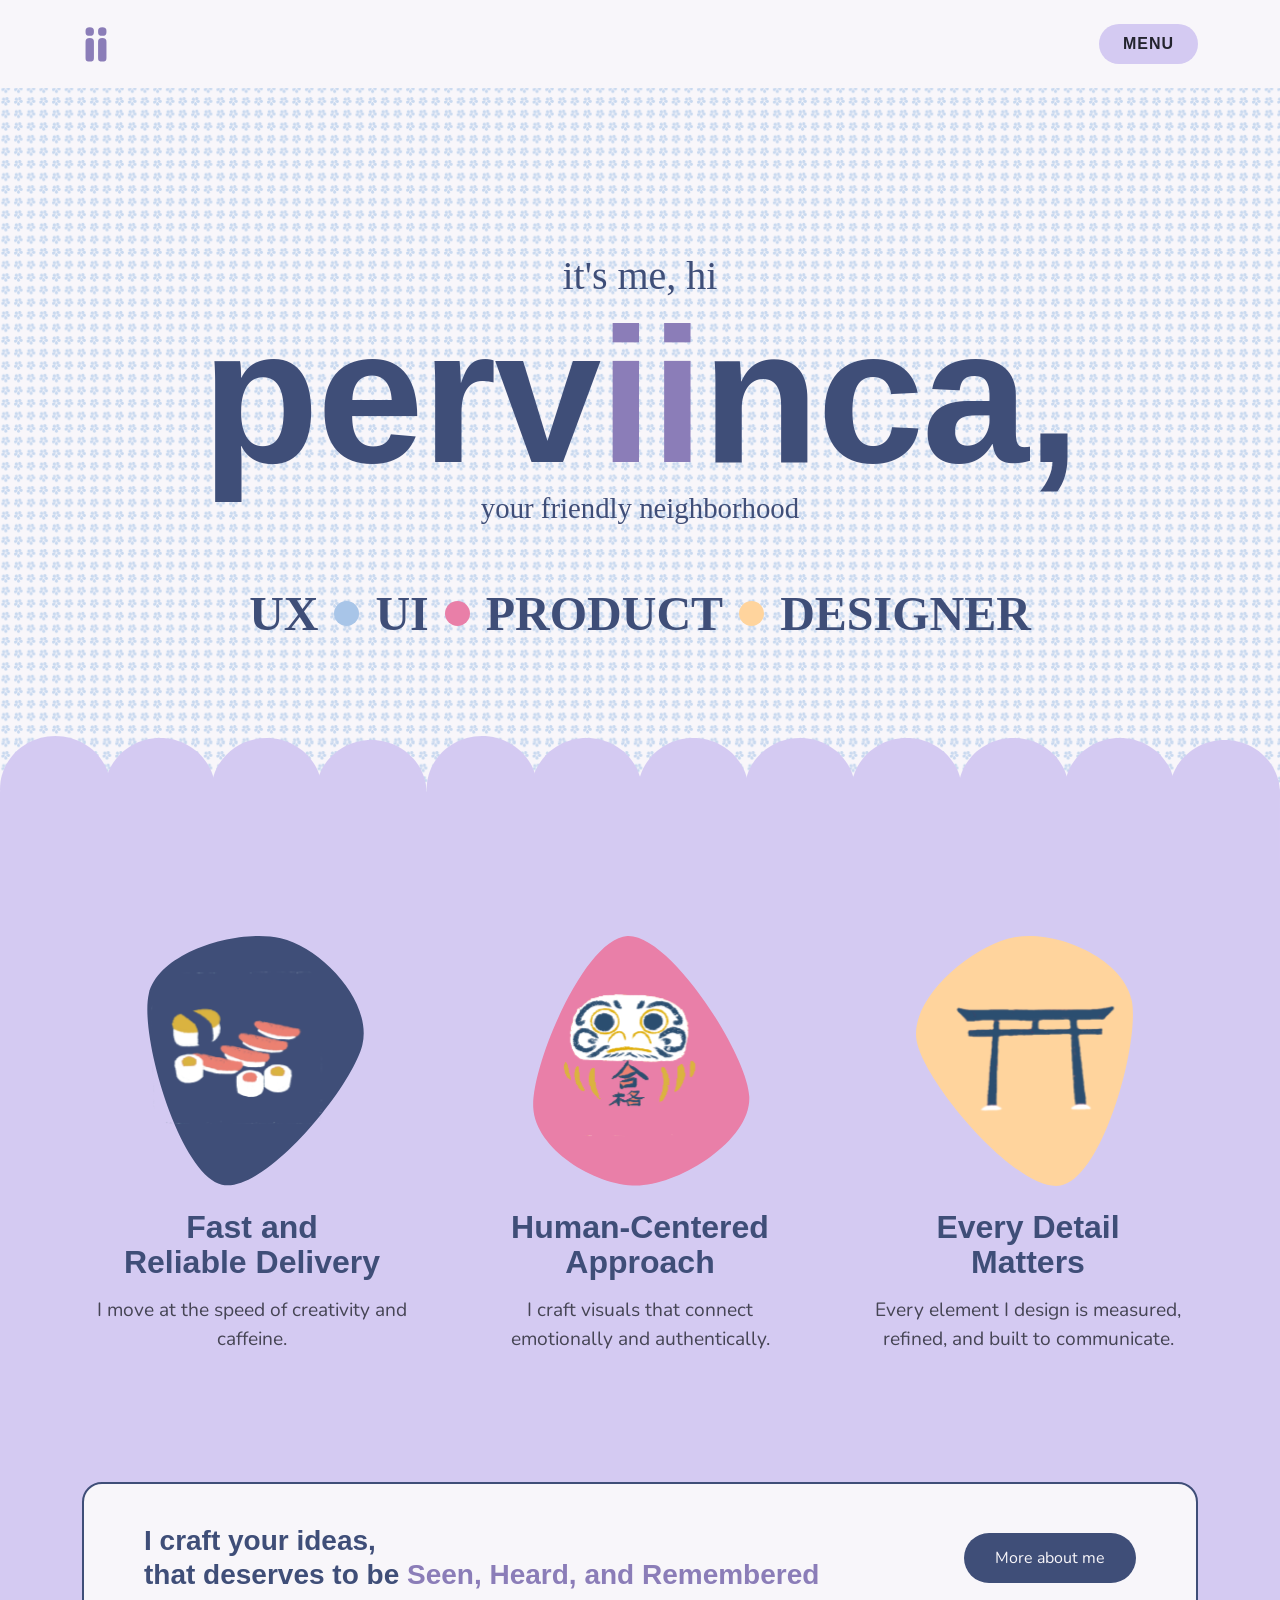
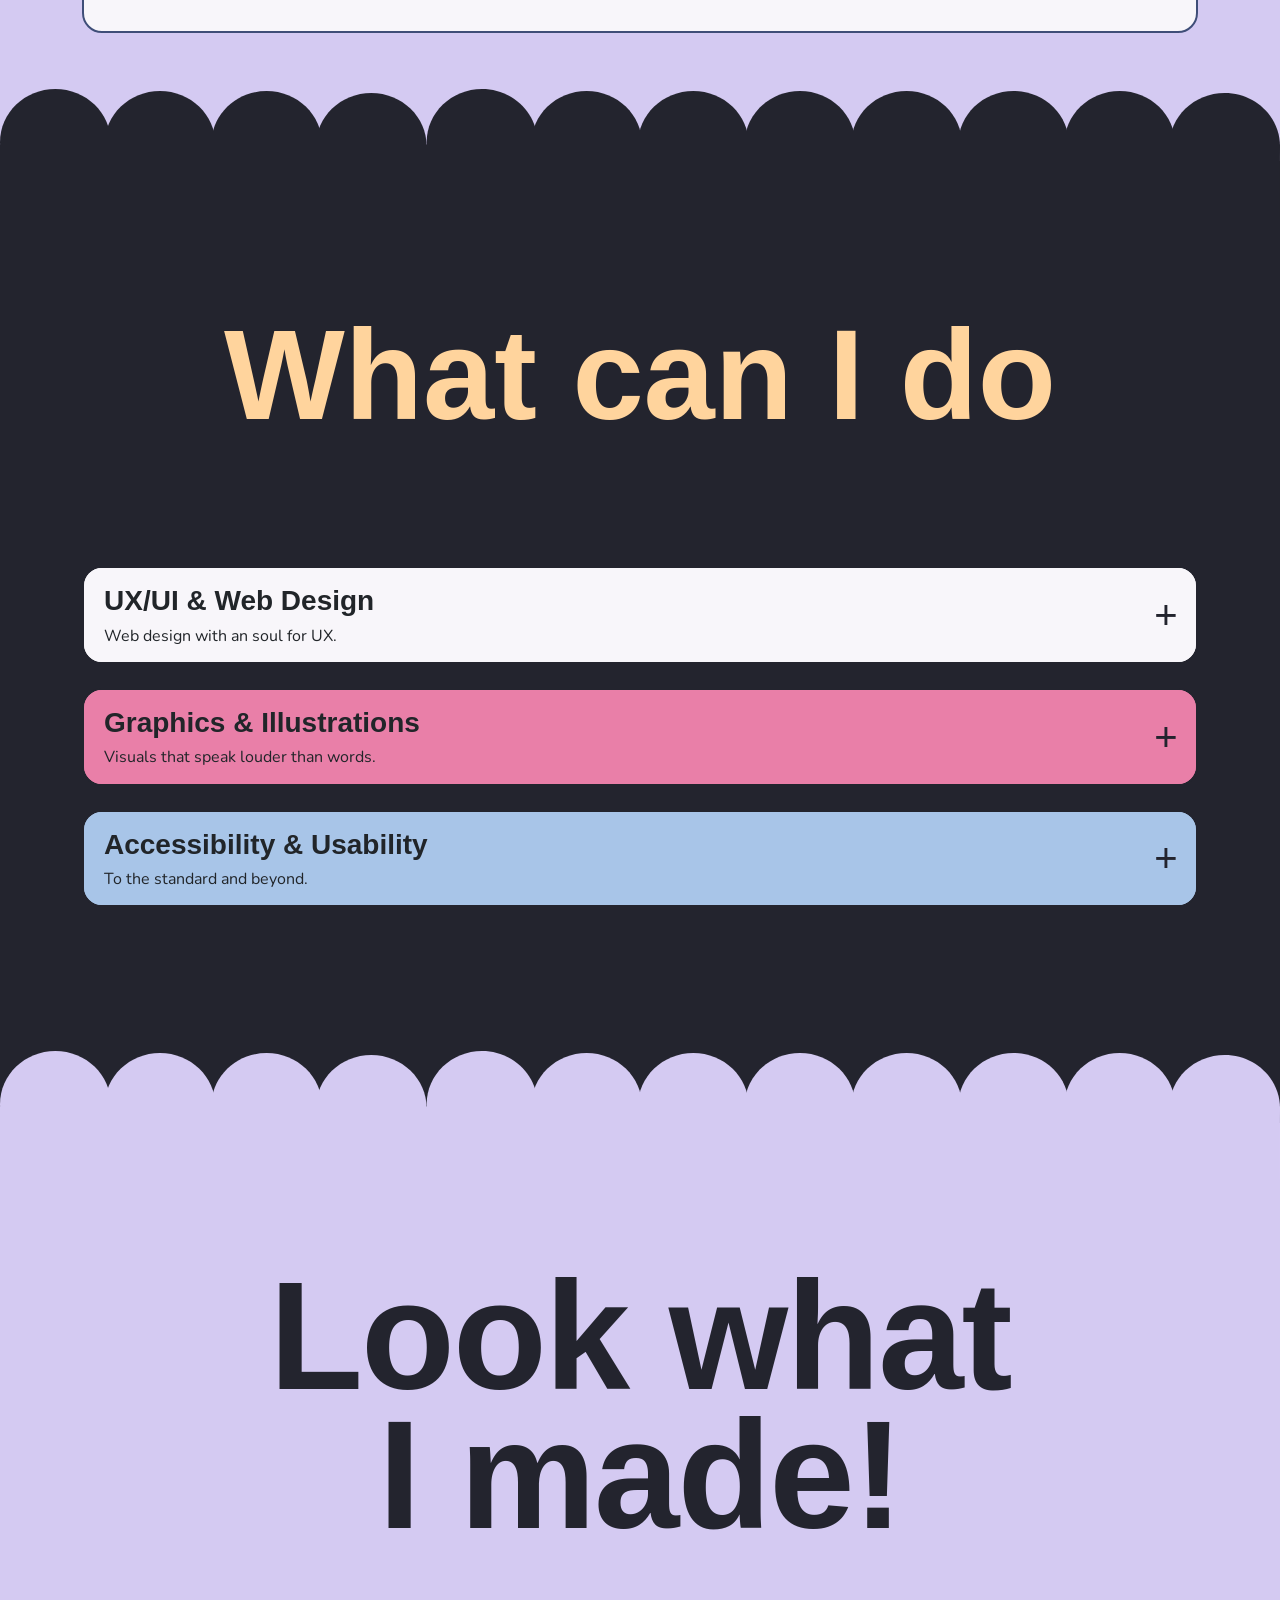
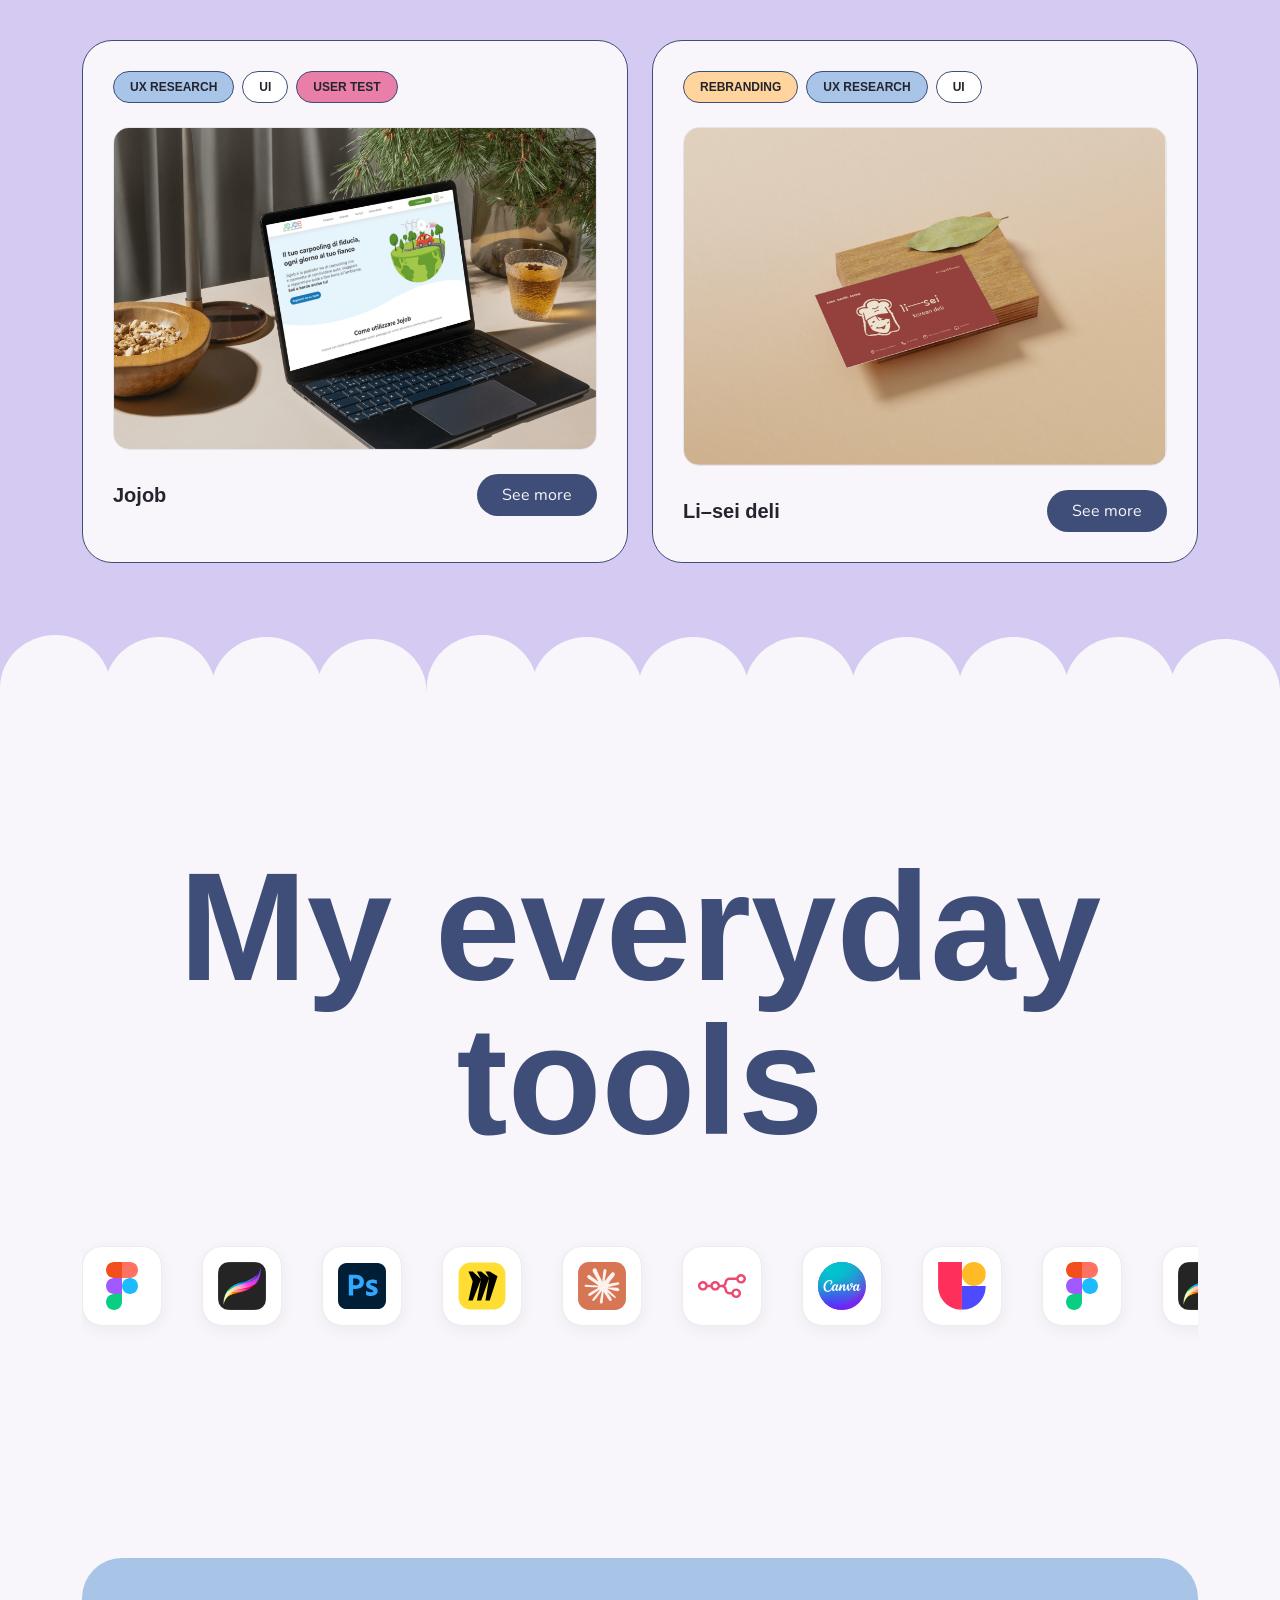
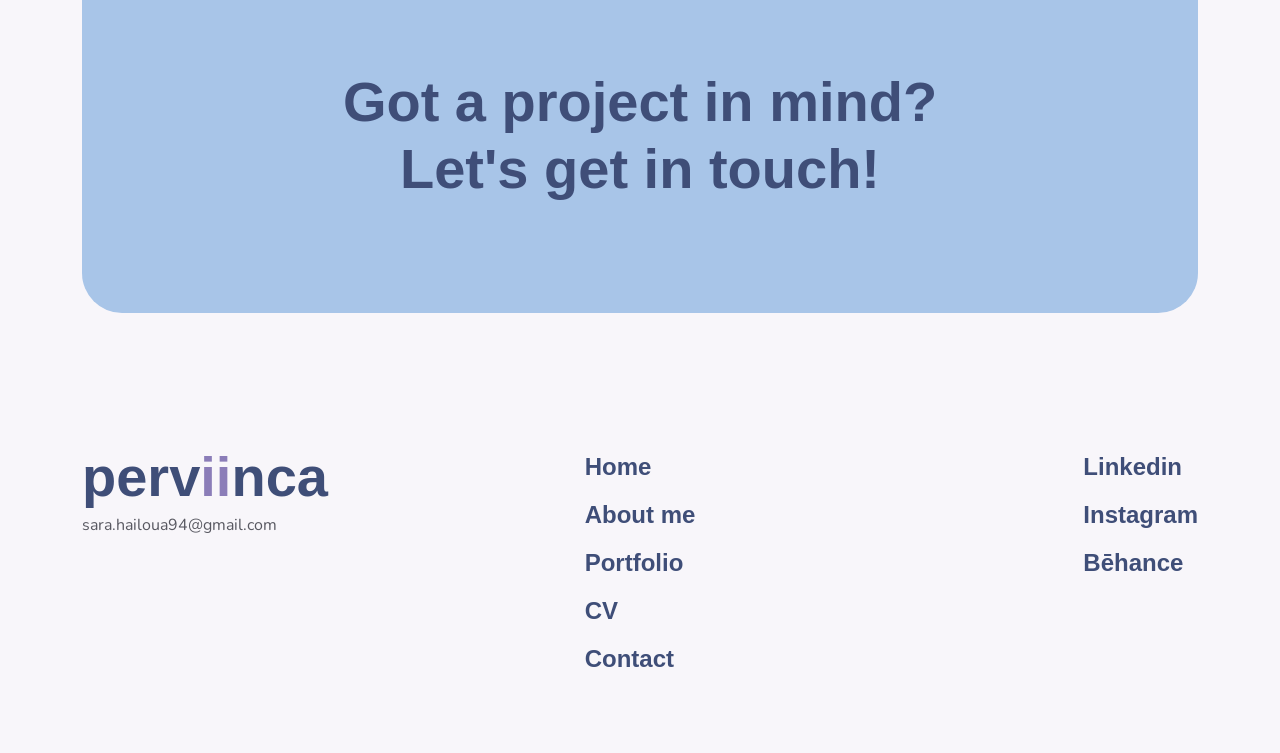
<file: index.html>
<!doctype html>
<html lang="en">
	<head>
		<meta charset="UTF-8" />
		<meta name="viewport" content="width=device-width, initial-scale=1.0" />
		<title>Perviinca | UX/UI Designer</title>
		<meta property="og:title" content="UX / UI Designer portfolio" />
		<meta property="og:description" content="UX / UI Case Study e CV di Sara Hailoua " />
		<link rel="icon" href="./assets/favicon.ico" type="image/x-icon" />
		<link href="https://cdn.jsdelivr.net/npm/bootstrap@5.3.0/dist/css/bootstrap.min.css" rel="stylesheet" />
		<link rel="preconnect" href="https://fonts.googleapis.com" />
		<link rel="preconnect" href="https://fonts.gstatic.com" crossorigin />
		<link
			href="https://fonts.googleapis.com/css2?family=Nunito:ital,wght@0,200..1000;1,200..1000&display=swap"
			rel="stylesheet"
		/>
		<link rel="stylesheet" href="./style/style.css" />
	</head>

	<body>
		<header>
			<nav class="navbar fixed-top custom-nav">
				<div class="container">
					<a class="navbar-brand" href="index.html">
						<img src="./assets/logo.svg" alt="Logo" height="60" />
					</a>

					<button class="btn-menu-custom" type="button" data-bs-toggle="offcanvas" data-bs-target="#offcanvasNavbar">
						MENU
					</button>

					<div class="offcanvas offcanvas-end" tabindex="-1" id="offcanvasNavbar">
						<div class="offcanvas-header">
							<button type="button" class="btn-close ms-auto" data-bs-dismiss="offcanvas"></button>
						</div>
						<div class="offcanvas-body">
							<ul class="navbar-nav pe-3">
								<li class="nav-item"><a class="nav-link" href="index.html">Home</a></li>
								<li class="nav-item"><a class="nav-link" href="about.html">About me</a></li>
								<li class="nav-item"><a class="nav-link" href="index.html#featured-projects">Portfolio</a></li>
								<li class="nav-item"><a class="nav-link" href="cv.html">CV</a></li>
								<li class="nav-item"><a class="nav-link" href="contact.html">Contact</a></li>
							</ul>
						</div>
					</div>
				</div>
			</nav>
		</header>

		<main>
			<section id="hero" class="hero-pattern d-flex align-items-center justify-content-center">
				<div class="container text-center">
					<p class="caption-kawaii text-navy mb-0" style="font-size: 2.5rem">it's me, hi</p>
					<h1 class="hero-title my-1">perv<span class="text-violet">ii</span>nca,</h1>
					<p class="caption-kawaii text-navy mb-5" style="font-size: 1.8rem">your friendly neighborhood</p>

					<div class="tagline-gaegu d-flex align-items-center justify-content-center flex-wrap">
						<span>UX</span>
						<span class="dot bg-sky mx-3"></span>
						<span>UI</span>
						<span class="dot bg-rose mx-3"></span>
						<span>PRODUCT</span>
						<span class="dot bg-butter mx-3"></span>
						<span>DESIGNER</span>
					</div>
				</div>
			</section>

			<div class="divider-container bg-pervinca-light"></div>

			<section id="values" style="background-color: #d4caf2; margin-top: -1px">
				<div class="container py-5">
					<div class="row g-5 justify-content-center">
						<div class="col-md-4 text-center">
							<img
								src="./assets/ill-sushi-navy.svg"
								class="img-fluid mb-4"
								style="max-height: 250px"
								alt="Sushi illustration"
							/>
							<h3 class="fw-bold h4 mb-3 text-navy">Fast and<br />Reliable Delivery</h3>
							<p class="font-nunito text-navy">I move at the speed of creativity and caffeine.</p>
						</div>

						<div class="col-md-4 text-center">
							<img
								src="./assets/ill-daruma-rose.svg"
								class="img-fluid mb-4"
								style="max-height: 250px"
								alt="Daruma illustration"
							/>
							<h3 class="fw-bold h4 mb-3 text-navy">Human-Centered<br />Approach</h3>
							<p class="font-nunito text-navy">I craft visuals that connect emotionally and authentically.</p>
						</div>

						<div class="col-md-4 text-center">
							<img
								src="./assets/ill-torii-butter.svg"
								class="img-fluid mb-4"
								style="max-height: 250px"
								alt="Torii illustration"
							/>
							<h3 class="fw-bold h4 mb-3 text-navy">Every Detail<br />Matters</h3>
							<p class="font-nunito text-navy">
								Every element I design is measured, refined, and built to communicate.
							</p>
						</div>
					</div>
				</div>

				<div class="container pb-5">
					<div class="cta-box d-flex align-items-center justify-content-between flex-wrap">
						<div class="cta-text">
							<h2 class="h3 mb-0">
								I craft your ideas,<br />
								that deserves to be <span class="text-violet">Seen, Heard, and Remembered</span>
							</h2>
						</div>
						<div class="cta-button mt-3 mt-md-0">
							<a href="about.html" class="btn btn-navy-pill">More about me</a>
						</div>
					</div>
				</div>
			</section>

			<div class="divider-container bg-ink"></div>

			<section id="services" class="bg-ink" style="padding-top: 144px; padding-bottom: 144px">
				<div class="container text-center" style="padding-bottom: 88px">
					<h2 class="display-3 fw-bold text-butter">What can I do</h2>
				</div>

				<div class="container pb-5">
					<div class="accordion accordion-flush custom-accordion" id="accordionServices">
						<div class="accordion-item bg-off-white mb-4">
							<h2 class="accordion-header">
								<button
									class="accordion-button collapsed bg-off-white text-navy"
									type="button"
									data-bs-toggle="collapse"
									data-bs-target="#collapseOne"
								>
									<div class="accordion-content-text">
										<span class="d-block fw-bold h3 font-fredoka">UX/UI & Web Design</span>
										<span class="font-nunito">Web design with an soul for UX.</span>
									</div>
								</button>
							</h2>
							<div id="collapseOne" class="accordion-collapse collapse" data-bs-parent="#accordionServices">
								<div class="accordion-body text-navy">
									I combine visual storytelling and information architecture to create digital products that not only
									catch the eye but also guide users seamlessly and intuitively through every touchpoint.
								</div>
							</div>
						</div>

						<div class="accordion-item bg-rose mb-4">
							<h2 class="accordion-header">
								<button
									class="accordion-button collapsed bg-rose text-navy"
									type="button"
									data-bs-toggle="collapse"
									data-bs-target="#collapseTwo"
								>
									<div class="accordion-content-text">
										<span class="d-block fw-bold h3 font-fredoka">Graphics & Illustrations</span>
										<span class="font-nunito">Visuals that speak louder than words.</span>
									</div>
								</button>
							</h2>
							<div id="collapseTwo" class="accordion-collapse collapse" data-bs-parent="#accordionServices">
								<div class="accordion-body text-navy">
									From custom icon sets to vibrant illustrations, I design graphic assets that reinforce brand identity
									and make interfaces feel more approachable, human, and alive.
								</div>
							</div>
						</div>

						<div class="accordion-item bg-sky mb-4">
							<h2 class="accordion-header">
								<button
									class="accordion-button collapsed bg-sky text-navy"
									type="button"
									data-bs-toggle="collapse"
									data-bs-target="#collapseThree"
								>
									<div class="accordion-content-text">
										<span class="d-block fw-bold h3 font-fredoka">Accessibility & Usability</span>
										<span class="font-nunito">To the standard and beyond.</span>
									</div>
								</button>
							</h2>
							<div id="collapseThree" class="accordion-collapse collapse" data-bs-parent="#accordionServices">
								<div class="accordion-body text-navy">
									I focus on creating digital spaces that are accessible by default, ensuring that usability and joy are
									shared experiences, regardless of how a user interacts with the world.
								</div>
							</div>
						</div>
					</div>
				</div>
			</section>

			<div class="divider-container bg-pervinca-light"></div>

			<section id="featured-projects" class="bg-pervinca-light" style="padding-bottom: 96px">
				<div class="container text-center" style="padding-top: 144px; padding-bottom: 88px">
					<h2 class="hero-title-projects">Look what<br />I made!</h2>
				</div>
				<div class="container pb-5">
					<div class="row g-4">
						<div class="col-md-6">
							<div class="project-card">
								<div class="d-flex flex-wrap gap-2 mb-4">
									<span class="tag-pill tag-sky">UX RESEARCH</span>
									<span class="tag-pill tag-white">UI</span>
									<span class="tag-pill tag-rose">USER TEST</span>
								</div>
								<div class="project-img-container mb-4">
									<img src="./assets/img-jojob-cover.png" alt="Jojob Project" class="img-fluid rounded-4" />
								</div>
								<div class="d-flex justify-content-between align-items-center flex-wrap gap-3">
									<h3 class="h5 fw-bold text-navy mb-0">Jojob</h3>
									<a
										href="https://drive.google.com/file/d/1YEPBSarvWvGwcwCpc_3x0nB4N_szYRJD/view?usp=sharing"
										class="btn btn-navy-pill py-2 px-4"
										>See more</a
									>
								</div>
							</div>
						</div>

						<div class="col-md-6">
							<div class="project-card">
								<div class="d-flex flex-wrap gap-2 mb-4">
									<span class="tag-pill tag-butter">REBRANDING</span>
									<span class="tag-pill tag-sky">UX RESEARCH</span>
									<span class="tag-pill tag-white">UI</span>
								</div>
								<div class="project-img-container mb-4">
									<img src="./assets/img-lisei-cover.png" alt="Li-sei deli" class="img-fluid rounded-4" />
								</div>
								<div class="d-flex justify-content-between align-items-center flex-wrap gap-3">
									<h3 class="h5 fw-bold text-navy mb-0">Li–sei deli</h3>
									<a
										href="https://drive.google.com/file/d/16FspiRAgRXvHsHPNrWRyNJRR3KR2jYAc/view?usp=sharing"
										class="btn btn-navy-pill py-2 px-4"
										>See more</a
									>
								</div>
							</div>
						</div>
					</div>
				</div>
			</section>

			<div class="divider-container bg-off-white"></div>

			<section id="tools" class="bg-off-white pb-5">
				<div class="container text-center" style="padding-top: 144px">
					<h2 class="hero-title-about text-ink mb-5">My everyday<br />tools</h2>
					<div class="tool-slider">
						<div class="tool-track">
							<div class="tool-card"><img src="./assets/ic-figma.svg" alt="Figma" /></div>
							<div class="tool-card"><img src="./assets/ic-procreate.png" alt="Procreate" /></div>
							<div class="tool-card"><img src="./assets/ic-photoshoop.svg" alt="Photoshop" /></div>
							<div class="tool-card"><img src="./assets/ic-miro.svg" alt="Miro" /></div>
							<div class="tool-card"><img src="./assets/ic-claude.svg" alt="Claude" /></div>
							<div class="tool-card"><img src="./assets/ic-n8n.svg" alt="n8n" /></div>
							<div class="tool-card"><img src="./assets/ic-canva.svg" alt="Canva" /></div>
							<div class="tool-card"><img src="./assets/ic-useberry.svg" alt="Useberry" /></div>

							<div class="tool-card"><img src="./assets/ic-figma.svg" alt="Figma" /></div>
							<div class="tool-card"><img src="./assets/ic-procreate.png" alt="Procreate" /></div>
							<div class="tool-card"><img src="./assets/ic-photoshoop.svg" alt="Photoshop" /></div>
							<div class="tool-card"><img src="./assets/ic-miro.svg" alt="Miro" /></div>
							<div class="tool-card"><img src="./assets/ic-claude.svg" alt="Claude" /></div>
							<div class="tool-card"><img src="./assets/ic-n8n.svg" alt="n8n" /></div>
							<div class="tool-card"><img src="./assets/ic-canva.svg" alt="Canva" /></div>
							<div class="tool-card"><img src="./assets/ic-useberry.svg" alt="Useberry" /></div>
						</div>
					</div>
				</div>
			</section>
		</main>

		<div class="container" style="margin-top: 144px; margin-bottom: 88px">
			<a href="./contact.html" class="text-decoration-none d-block">
				<div class="cta-contact-box text-center">
					<h2 class="display-4 fw-bold">Got a project in mind?</h2>
					<h2 class="display-4 fw-bold">Let's get in touch!</h2>
				</div>
			</a>
		</div>

		<footer class="footer-bg py-5">
			<div class="container">
				<div class="row g-4 align-items-start">
					<div class="col-md-4">
						<h2 class="hero-title m-0" style="font-size: 3.5rem; line-height: 1">
							perv<span class="text-violet">ii</span>nca
						</h2>
						<p class="font-nunito text-navy opacity-75 mt-2">sara.hailoua94@gmail.com</p>
					</div>

					<div class="col-md-4 d-flex justify-content-md-center">
						<ul class="list-unstyled footer-links">
							<li><a href="index.html">Home</a></li>
							<li><a href="about.html">About me</a></li>
							<li><a href="index.html#featured-projects">Portfolio</a></li>
							<li><a href="cv.html">CV</a></li>
							<li><a href="contact.html">Contact</a></li>
						</ul>
					</div>

					<div class="col-md-4 d-flex justify-content-md-end">
						<ul class="list-unstyled footer-links">
							<li><a href="https://www.linkedin.com/in/sara-hailoua/" target="_blank">Linkedin</a></li>
							<li><a href="https://www.instagram.com/perviinca/" target="_blank">Instagram</a></li>
							<li><a href="https://www.behance.net/sarahailoua" target="_blank">Bēhance</a></li>
						</ul>
					</div>
				</div>
			</div>
		</footer>

		<script src="https://cdn.jsdelivr.net/npm/bootstrap@5.3.0/dist/js/bootstrap.bundle.min.js"></script>
	</body>
</html>
</file>
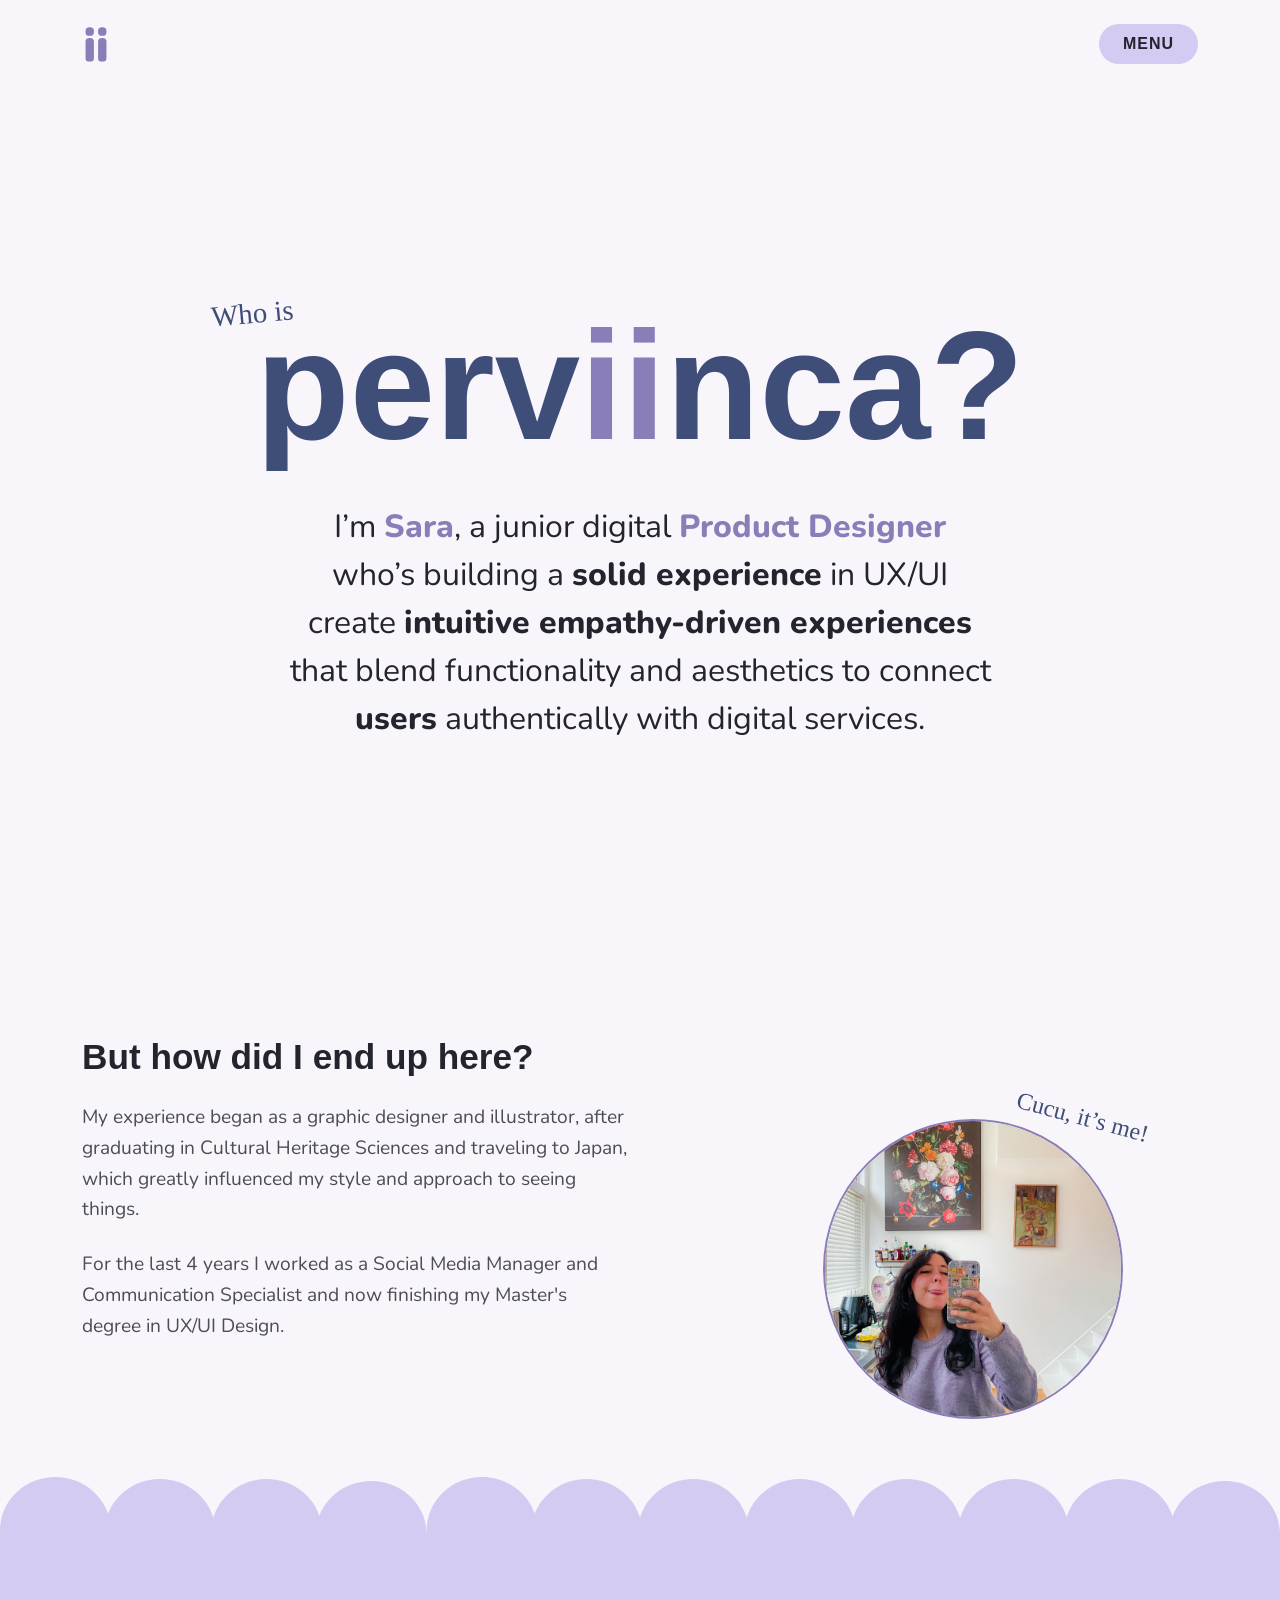
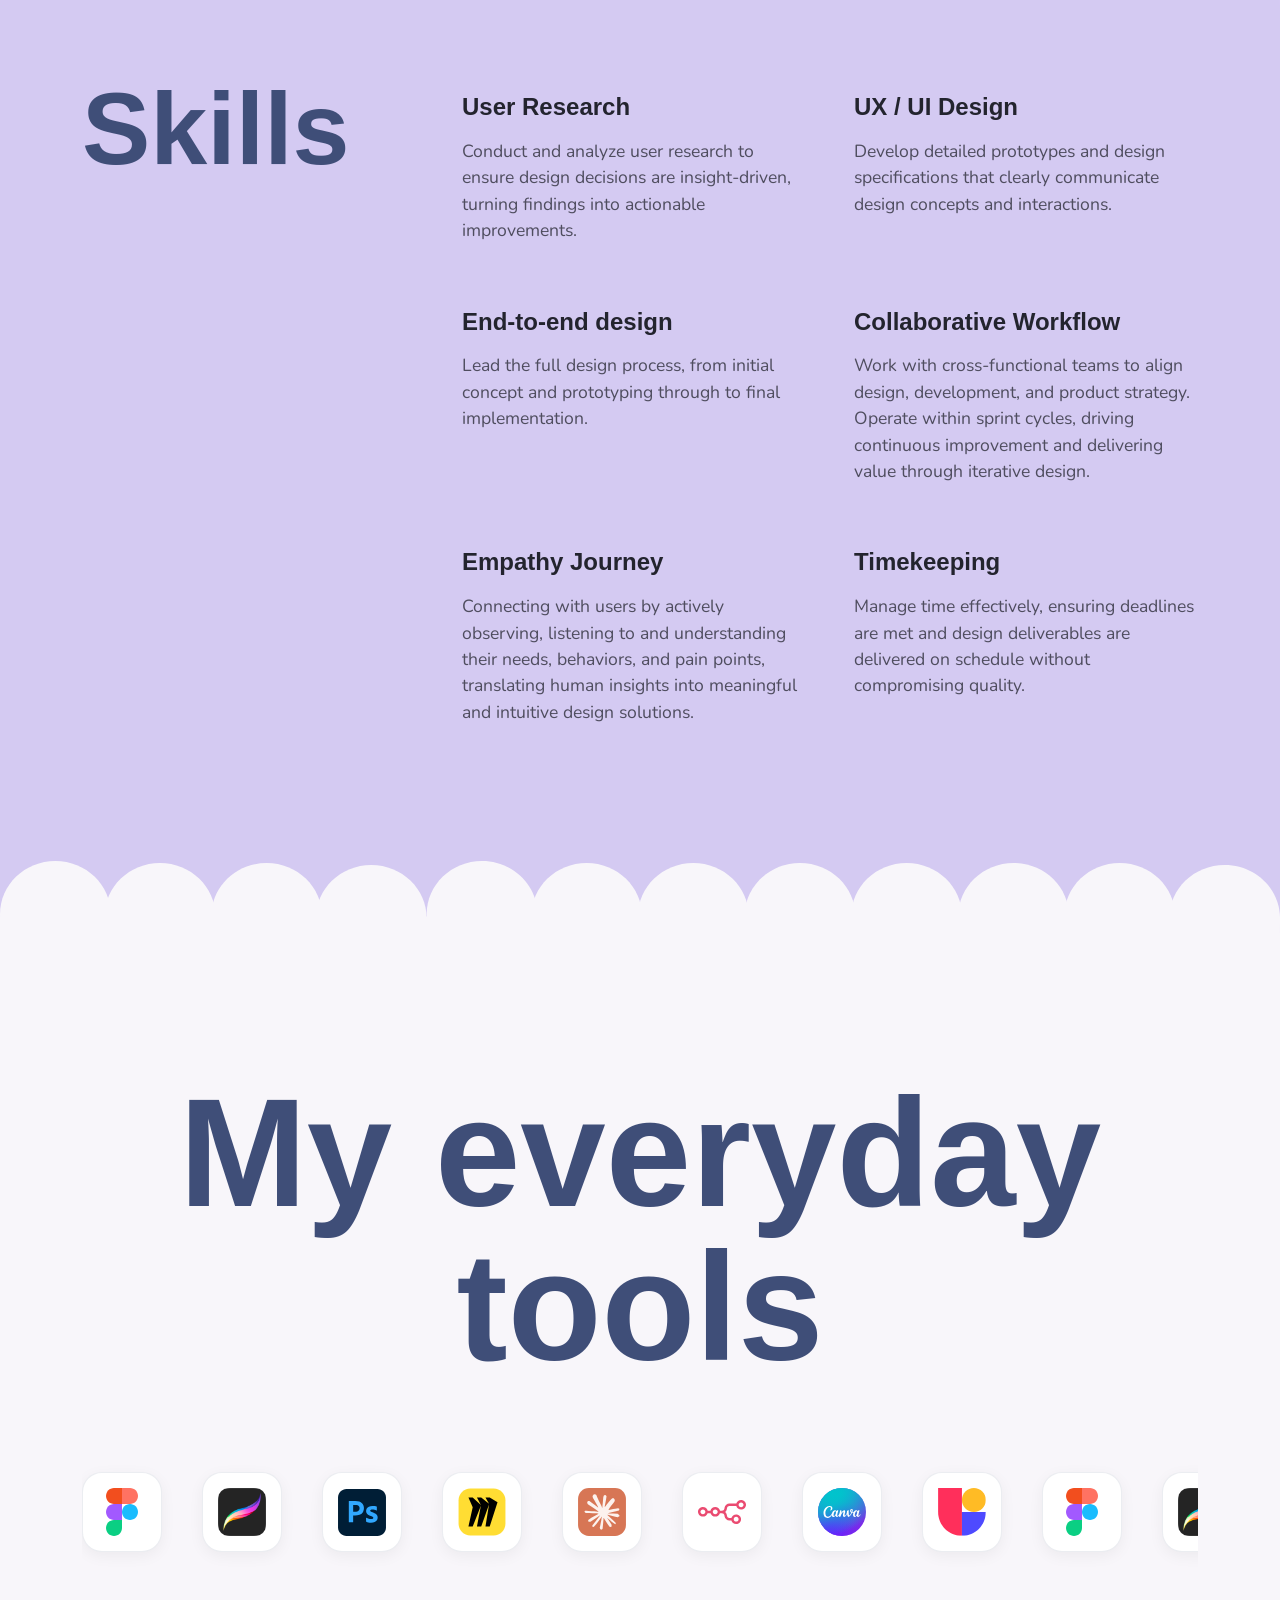
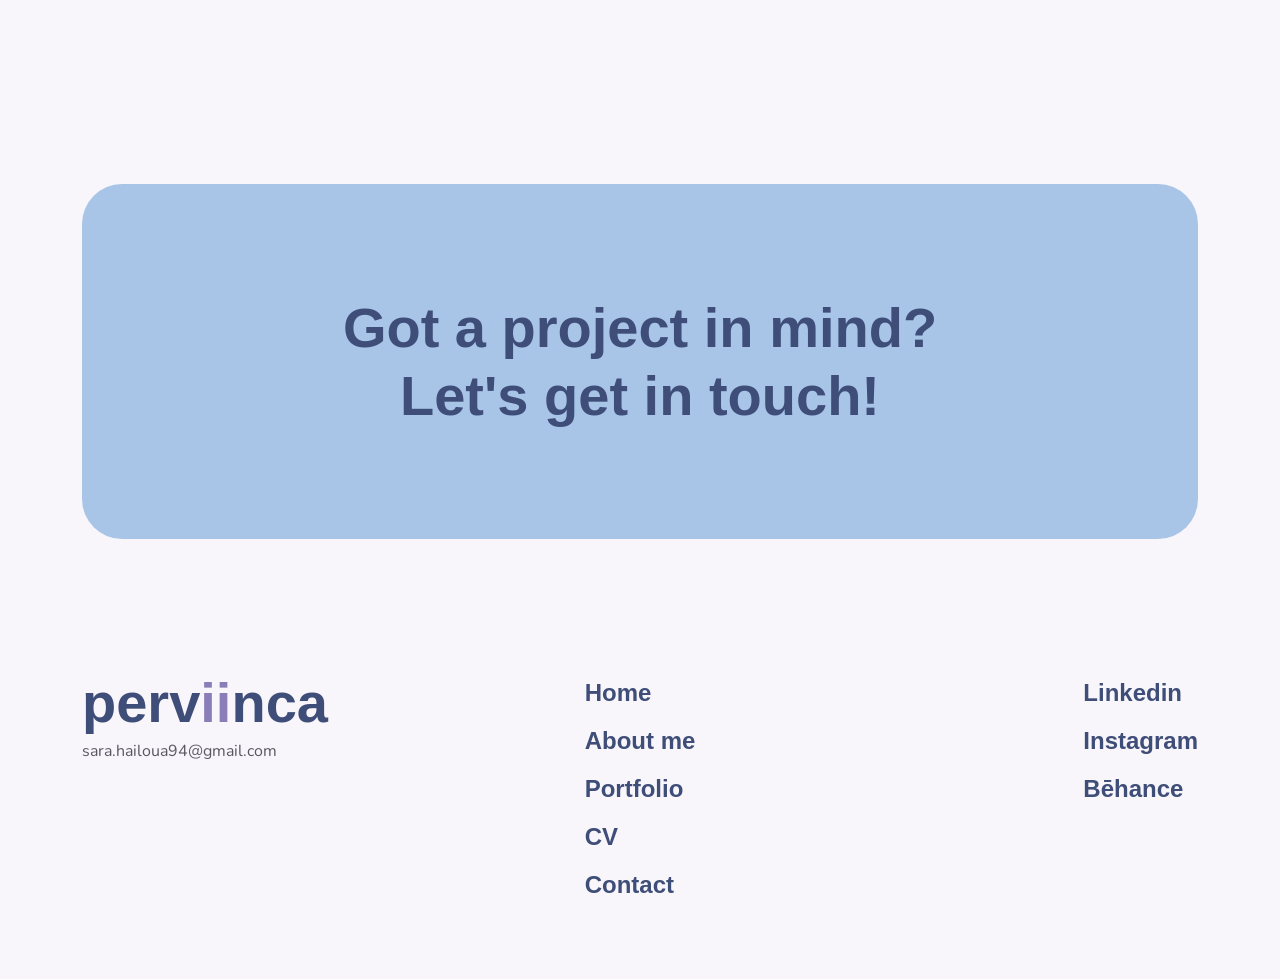
<file: about.html>
<!doctype html>
<html lang="en">
	<head>
		<meta charset="UTF-8" />
		<meta name="viewport" content="width=device-width, initial-scale=1.0" />
		<title>Perviinca | About</title>
		<meta property="og:title" content="UX / UI Designer portfolio" />
		<meta property="og:description" content="UX / UI Case Study e CV di Sara Hailoua " />
		<link rel="icon" href="./assets/favicon.ico" type="image/x-icon" />
		<link href="https://cdn.jsdelivr.net/npm/bootstrap@5.3.0/dist/css/bootstrap.min.css" rel="stylesheet" />
		<link rel="preconnect" href="https://fonts.googleapis.com" />
		<link rel="preconnect" href="https://fonts.gstatic.com" crossorigin />
		<link
			href="https://fonts.googleapis.com/css2?family=Nunito:ital,wght@0,200..1000;1,200..1000&display=swap"
			rel="stylesheet"
		/>
		<link rel="stylesheet" href="./style/style.css" />
	</head>

	<body>
		<header>
			<nav class="navbar fixed-top custom-nav">
				<div class="container">
					<a class="navbar-brand" href="index.html">
						<img src="./assets/logo.svg" alt="Logo" height="60" />
					</a>

					<button class="btn-menu-custom" type="button" data-bs-toggle="offcanvas" data-bs-target="#offcanvasNavbar">
						MENU
					</button>

					<div class="offcanvas offcanvas-end" tabindex="-1" id="offcanvasNavbar">
						<div class="offcanvas-header">
							<button type="button" class="btn-close ms-auto" data-bs-dismiss="offcanvas"></button>
						</div>
						<div class="offcanvas-body">
							<ul class="navbar-nav pe-3">
								<li class="nav-item"><a class="nav-link" href="index.html">Home</a></li>
								<li class="nav-item"><a class="nav-link" href="about.html">About me</a></li>
								<li class="nav-item"><a class="nav-link" href="index.html#featured-projects">Portfolio</a></li>
								<li class="nav-item"><a class="nav-link" href="cv.html">CV</a></li>
								<li class="nav-item"><a class="nav-link" href="contact.html">Contact</a></li>
							</ul>
						</div>
					</div>
				</div>
			</nav>
		</header>

		<main>
			<section id="about-hero" class="vh-100 d-flex align-items-center">
				<div class="container text-center">
					<div class="d-inline-block position-relative mb-5">
						<span
							class="caption-kawaii text-navy position-absolute"
							style="top: -25px; left: -45px; font-size: 1.8rem; transform: rotate(-5deg)"
						>
							Who is
						</span>
						<h1 class="hero-title-about m-0">perv<span class="text-violet">ii</span>nca?</h1>
					</div>

					<div class="row justify-content-center">
						<div class="col-md-9 col-lg-8">
							<p class="about-text">
								I’m <span class="text-violet fw-bold">Sara</span>, a junior digital
								<span class="text-violet fw-bold">Product Designer</span><br />
								who’s building a <span class="fw-bold">solid experience</span> in UX/UI <br />
								create <span class="fw-bold">intuitive empathy-driven experiences</span><br />
								that blend functionality and aesthetics to connect<br />
								<span class="fw-bold text-ink">users</span> authentically with digital services.
							</p>
						</div>
					</div>
				</div>
			</section>

			<section id="about-details" class="py-5">
				<div class="container">
					<div class="row align-items-center justify-content-between">
						<div class="col-md-6 text-start" style="padding-bottom: 144px">
							<h2 class="h3 fw-bold text-ink mb-4">But how did I end up here?</h2>
							<p class="font-nunito text-ink mb-4">
								My experience began as a graphic designer and illustrator, after graduating in Cultural Heritage
								Sciences and traveling to Japan, which greatly influenced my style and approach to seeing things.
							</p>
							<p class="font-nunito text-ink">
								For the last 4 years I worked as a Social Media Manager and Communication Specialist and now finishing
								my Master's degree in UX/UI Design.
							</p>
						</div>

						<div class="col-md-5 text-center position-relative">
							<span
								class="caption-kawaii text-navy position-absolute"
								style="top: -20px; right: 60px; font-size: 1.5rem; transform: rotate(15deg)"
							>
								Cucu, it’s me!
							</span>

							<div class="photo-circle mx-auto">
								<img src="./assets/img-profile.JPG" alt="Sara" class="img-fluid" />
							</div>
						</div>
					</div>
				</div>
			</section>

			<div class="divider-container bg-pervinca-light"></div>

			<section id="skills" class="bg-pervinca-light pb-5">
				<div class="container" style="padding-top: 144px; padding-bottom: 144px">
					<div class="row">
						<div class="col-md-4">
							<h2 class="hero-title-about text-ink">Skills</h2>
						</div>

						<div class="col-md-8">
							<div class="row g-5">
								<div class="col-md-6">
									<h3 class="h4 fw-bold text-ink mb-3">User Research</h3>
									<p class="font-nunito text-ink opacity-75">
										Conduct and analyze user research to ensure design decisions are insight-driven, turning findings
										into actionable improvements.
									</p>
								</div>
								<div class="col-md-6">
									<h3 class="h4 fw-bold text-ink mb-3">UX / UI Design</h3>
									<p class="font-nunito text-navy opacity-75">
										Develop detailed prototypes and design specifications that clearly communicate design concepts and
										interactions.
									</p>
								</div>
								<div class="col-md-6">
									<h3 class="h4 fw-bold text-ink mb-3">End-to-end design</h3>
									<p class="font-nunito text-navy opacity-75">
										Lead the full design process, from initial concept and prototyping through to final implementation.
									</p>
								</div>
								<div class="col-md-6">
									<h3 class="h4 fw-bold text-ink mb-3">Collaborative Workflow</h3>
									<p class="font-nunito text-navy opacity-75">
										Work with cross-functional teams to align design, development, and product strategy. Operate within
										sprint cycles, driving continuous improvement and delivering value through iterative design.
									</p>
								</div>

								<div class="col-md-6">
									<h3 class="h4 fw-bold text-ink mb-3">Empathy Journey</h3>
									<p class="font-nunito text-ink opacity-75">
										Connecting with users by actively observing, listening to and understanding their needs, behaviors,
										and pain points, translating human insights into meaningful and intuitive design solutions.
									</p>
								</div>

								<div class="col-md-6">
									<h3 class="h4 fw-bold text-ink mb-3">Timekeeping</h3>
									<p class="font-nunito text-ink opacity-75">
										Manage time effectively, ensuring deadlines are met and design deliverables are delivered on
										schedule without compromising quality.
									</p>
								</div>
							</div>
						</div>
					</div>
				</div>
			</section>

			<div class="divider-container bg-off-white"></div>

			<section id="tools" class="bg-off-white pb-5">
				<div class="container text-center" style="padding-top: 144px">
					<h2 class="hero-title-about text-ink mb-5">My everyday<br />tools</h2>
					<div class="tool-slider">
						<div class="tool-track">
							<div class="tool-card"><img src="./assets/ic-figma.svg" alt="Figma" /></div>
							<div class="tool-card"><img src="./assets/ic-procreate.png" alt="Procreate" /></div>
							<div class="tool-card"><img src="./assets/ic-photoshoop.svg" alt="Photoshop" /></div>
							<div class="tool-card"><img src="./assets/ic-miro.svg" alt="Miro" /></div>
							<div class="tool-card"><img src="./assets/ic-claude.svg" alt="Claude" /></div>
							<div class="tool-card"><img src="./assets/ic-n8n.svg" alt="n8n" /></div>
							<div class="tool-card"><img src="./assets/ic-canva.svg" alt="Canva" /></div>
							<div class="tool-card"><img src="./assets/ic-useberry.svg" alt="Useberry" /></div>
							<!-- Duplicate per l'effetto loop -->
							<div class="tool-card"><img src="./assets/ic-figma.svg" alt="Figma" /></div>
							<div class="tool-card"><img src="./assets/ic-procreate.png" alt="Procreate" /></div>
							<div class="tool-card"><img src="./assets/ic-photoshoop.svg" alt="Photoshop" /></div>
							<div class="tool-card"><img src="./assets/ic-miro.svg" alt="Miro" /></div>
							<div class="tool-card"><img src="./assets/ic-claude.svg" alt="Claude" /></div>
							<div class="tool-card"><img src="./assets/ic-n8n.svg" alt="n8n" /></div>
							<div class="tool-card"><img src="./assets/ic-canva.svg" alt="Canva" /></div>
							<div class="tool-card"><img src="./assets/ic-useberry.svg" alt="Useberry" /></div>
						</div>
					</div>
				</div>
			</section>
		</main>

		<div class="container" style="margin-top: 144px; margin-bottom: 88px">
			<a href="./contact.html" class="text-decoration-none d-block">
				<div class="cta-contact-box text-center">
					<h2 class="display-4 fw-bold">Got a project in mind?</h2>
					<h2 class="display-4 fw-bold">Let's get in touch!</h2>
				</div>
			</a>
		</div>

		<footer class="footer-bg py-5">
			<div class="container">
				<div class="row g-4 align-items-start">
					<div class="col-md-4">
						<h2 class="hero-title m-0" style="font-size: 3.5rem; line-height: 1">
							perv<span class="text-violet">ii</span>nca
						</h2>
						<p class="font-nunito text-navy opacity-75 mt-2">sara.hailoua94@gmail.com</p>
					</div>

					<div class="col-md-4 d-flex justify-content-md-center">
						<ul class="list-unstyled footer-links">
							<li><a href="index.html">Home</a></li>
							<li><a href="about.html">About me</a></li>
							<li><a href="index.html#featured-projects">Portfolio</a></li>
							<li><a href="cv.html">CV</a></li>
							<li><a href="contact.html">Contact</a></li>
						</ul>
					</div>

					<div class="col-md-4 d-flex justify-content-md-end">
						<ul class="list-unstyled footer-links">
							<li><a href="https://www.linkedin.com/in/sara-hailoua/" target="_blank">Linkedin</a></li>
							<li><a href="https://www.instagram.com/perviinca/" target="_blank">Instagram</a></li>
							<li><a href="https://www.behance.net/sarahailoua" target="_blank">Bēhance</a></li>
						</ul>
					</div>
				</div>
			</div>
		</footer>

		<script src="https://cdn.jsdelivr.net/npm/bootstrap@5.3.0/dist/js/bootstrap.bundle.min.js"></script>
	</body>
</html>
</file>
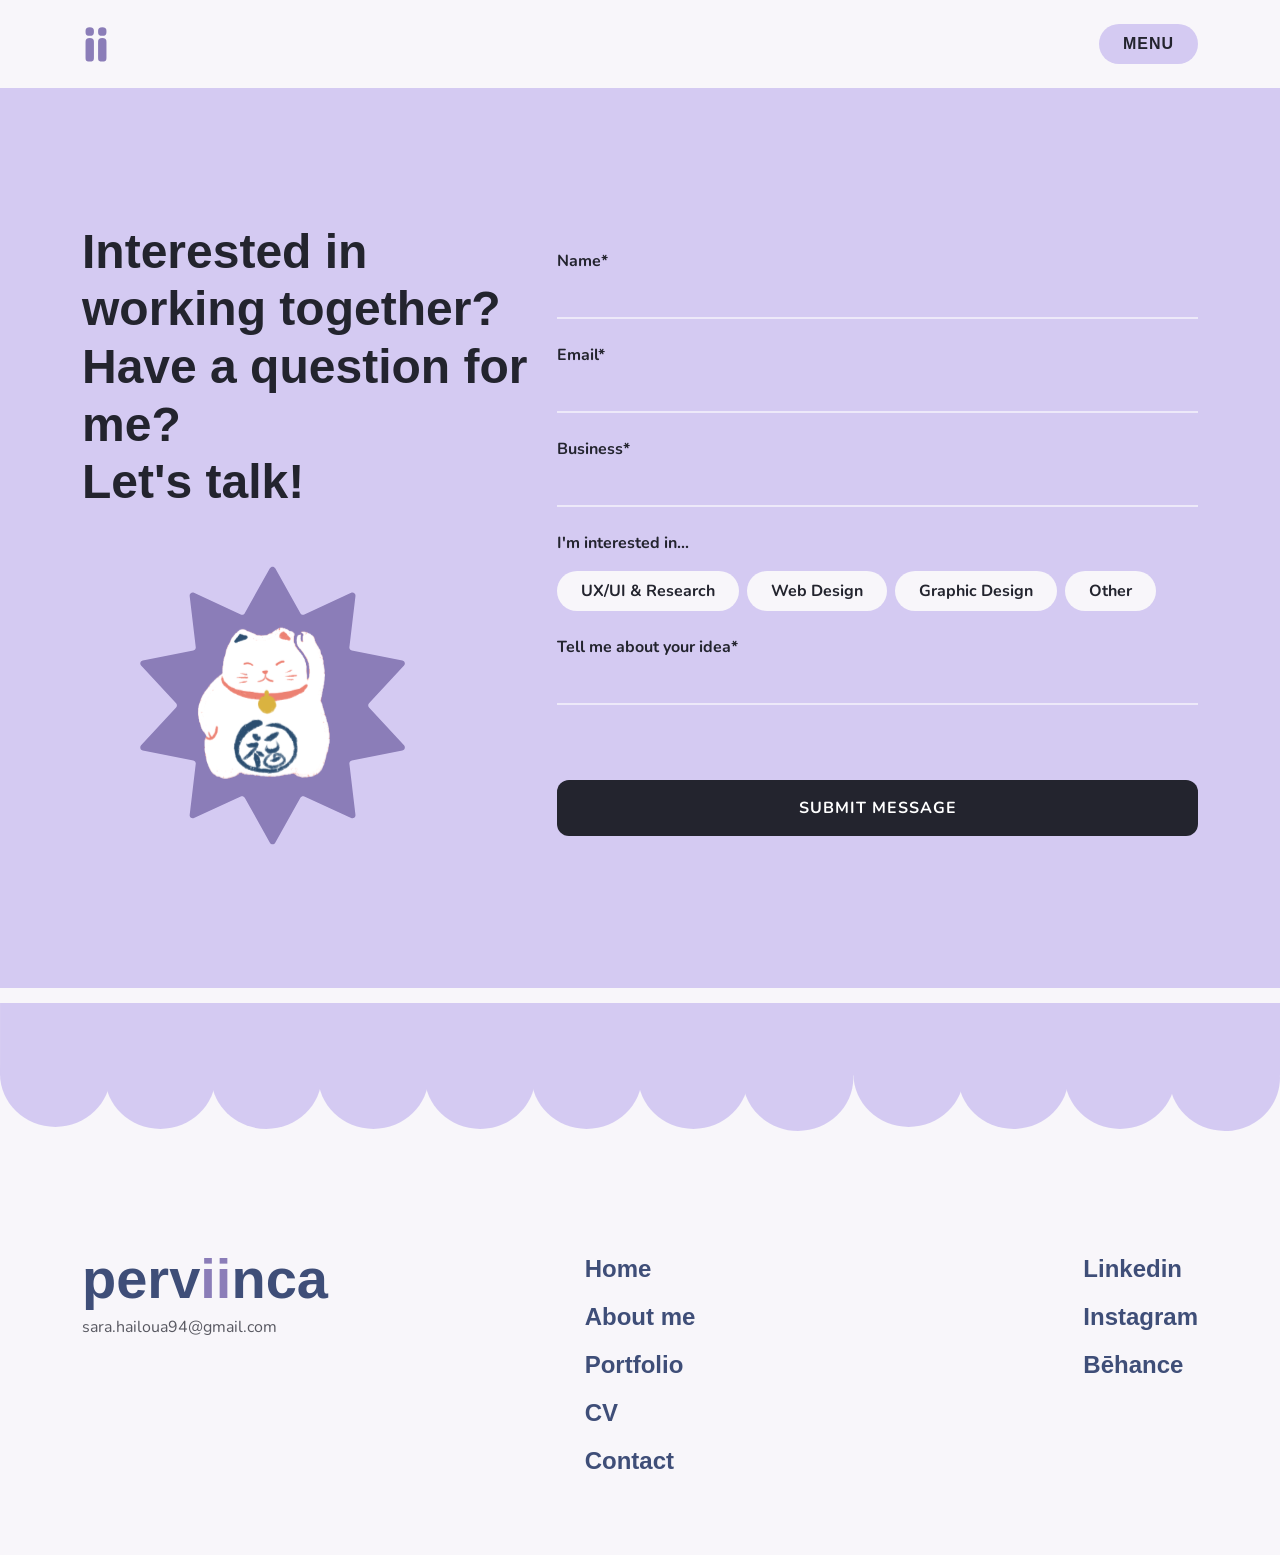
<file: contact.html>
<!doctype html>
<html lang="en">
	<head>
		<meta charset="UTF-8" />
		<meta name="viewport" content="width=device-width, initial-scale=1.0" />
		<title>Perviinca | UX/UI Designer</title>
		<meta property="og:title" content="UX / UI Designer portfolio" />
		<meta property="og:description" content="UX / UI Case Study e CV di Sara Hailoua " />
		<link rel="icon" href="./assets/favicon.ico" type="image/x-icon" />
		<link href="https://cdn.jsdelivr.net/npm/bootstrap@5.3.0/dist/css/bootstrap.min.css" rel="stylesheet" />
		<link rel="preconnect" href="https://fonts.googleapis.com" />
		<link rel="preconnect" href="https://fonts.gstatic.com" crossorigin />
		<link
			href="https://fonts.googleapis.com/css2?family=Nunito:ital,wght@0,200..1000;1,200..1000&display=swap"
			rel="stylesheet"
		/>
		<link rel="stylesheet" href="./style/style.css" />
	</head>

	<body>
		<header>
			<nav class="navbar fixed-top custom-nav">
				<div class="container">
					<a class="navbar-brand" href="index.html">
						<img src="./assets/logo.svg" alt="Logo" height="60" />
					</a>

					<button class="btn-menu-custom" type="button" data-bs-toggle="offcanvas" data-bs-target="#offcanvasNavbar">
						MENU
					</button>

					<div class="offcanvas offcanvas-end" tabindex="-1" id="offcanvasNavbar">
						<div class="offcanvas-header">
							<button type="button" class="btn-close ms-auto" data-bs-dismiss="offcanvas"></button>
						</div>
						<div class="offcanvas-body">
							<ul class="navbar-nav pe-3">
								<li class="nav-item"><a class="nav-link" href="index.html">Home</a></li>
								<li class="nav-item"><a class="nav-link" href="about.html">About me</a></li>
								<li class="nav-item"><a class="nav-link" href="index.html#featured-projects">Portfolio</a></li>
								<li class="nav-item"><a class="nav-link" href="cv.html">CV</a></li>
								<li class="nav-item"><a class="nav-link" href="contact.html">Contact</a></li>
							</ul>
						</div>
					</div>
				</div>
			</nav>
		</header>

		<main class="contact-section py-5">
			<div class="container py-5">
				<div class="row align-items-center">
					<div class="col-lg-5 d-flex flex-column align-items-center text-center text-lg-start mb-5 mb-lg-0">
						<h2 class="contact-title mb-5 w-100">
							Interested in working together?<br />
							Have a question for me?<br />
							Let's talk!
						</h2>
						<div class="illustration-wrapper">
							<img src="./assets/ill-neko-violet.svg" alt="Lucky Cat" class="img-fluid contact-cat" />
						</div>
					</div>

					<div class="col-lg-7">
						<form action="https://formspree.io" method="POST" class="contact-form">
							<div class="mb-4">
								<label class="form-label">Name*</label>
								<input type="text" name="name" class="custom-input" required />
							</div>
							<div class="mb-4">
								<label class="form-label">Email*</label>
								<input type="email" name="email" class="custom-input" required />
							</div>
							<div class="mb-4">
								<label class="form-label">Business*</label>
								<input type="text" name="business" class="custom-input" />
							</div>

							<div class="mb-4">
								<p class="form-label mb-3">I'm interested in...</p>
								<div class="d-flex flex-wrap gap-2">
									<input type="checkbox" class="btn-check" id="ux" name="interest" value="ux" />
									<label class="btn btn-pill-custom" for="ux">UX/UI & Research</label>

									<input type="checkbox" class="btn-check" id="design" name="interest" value="web-design" />
									<label class="btn btn-pill-custom" for="design">Web Design</label>

									<input type="checkbox" class="btn-check" id="graphic" name="interest" value="graphic" />
									<label class="btn btn-pill-custom" for="graphic">Graphic Design</label>

									<input type="checkbox" class="btn-check" id="other" name="interest" value="other" />
									<label class="btn btn-pill-custom" for="other">Other</label>
								</div>
							</div>

							<div class="mb-5">
								<label class="form-label">Tell me about your idea*</label>
								<textarea name="message" class="custom-input" rows="1" required></textarea>
							</div>

							<button type="submit" class="btn-submit">Submit Message</button>
						</form>
					</div>
				</div>
			</div>
		</main>

		<div class="divider-container-flipped bg-pervinca-light"></div>

		<footer class="footer-bg py-5">
			<div class="container" style="padding-top: 144px">
				<div class="row g-4 align-items-start">
					<div class="col-md-4">
						<h2 class="hero-title m-0" style="font-size: 3.5rem; line-height: 1">
							perv<span class="text-violet">ii</span>nca
						</h2>
						<p class="font-nunito text-navy opacity-75 mt-2">sara.hailoua94@gmail.com</p>
					</div>

					<div class="col-md-4 d-flex justify-content-md-center">
						<ul class="list-unstyled footer-links">
							<li><a href="index.html">Home</a></li>
							<li><a href="about.html">About me</a></li>
							<li><a href="index.html#featured-projects">Portfolio</a></li>
							<li><a href="cv.html">CV</a></li>
							<li><a href="contact.html">Contact</a></li>
						</ul>
					</div>

					<div class="col-md-4 d-flex justify-content-md-end">
						<ul class="list-unstyled footer-links">
							<li><a href="https://www.linkedin.com/in/sara-hailoua/" target="_blank">Linkedin</a></li>
							<li><a href="https://www.instagram.com/perviinca/" target="_blank">Instagram</a></li>
							<li><a href="https://www.behance.net/sarahailoua" target="_blank">Bēhance</a></li>
						</ul>
					</div>
				</div>
			</div>
		</footer>

		<script src="https://cdn.jsdelivr.net/npm/bootstrap@5.3.0/dist/js/bootstrap.bundle.min.js"></script>
	</body>
</html>
</file>
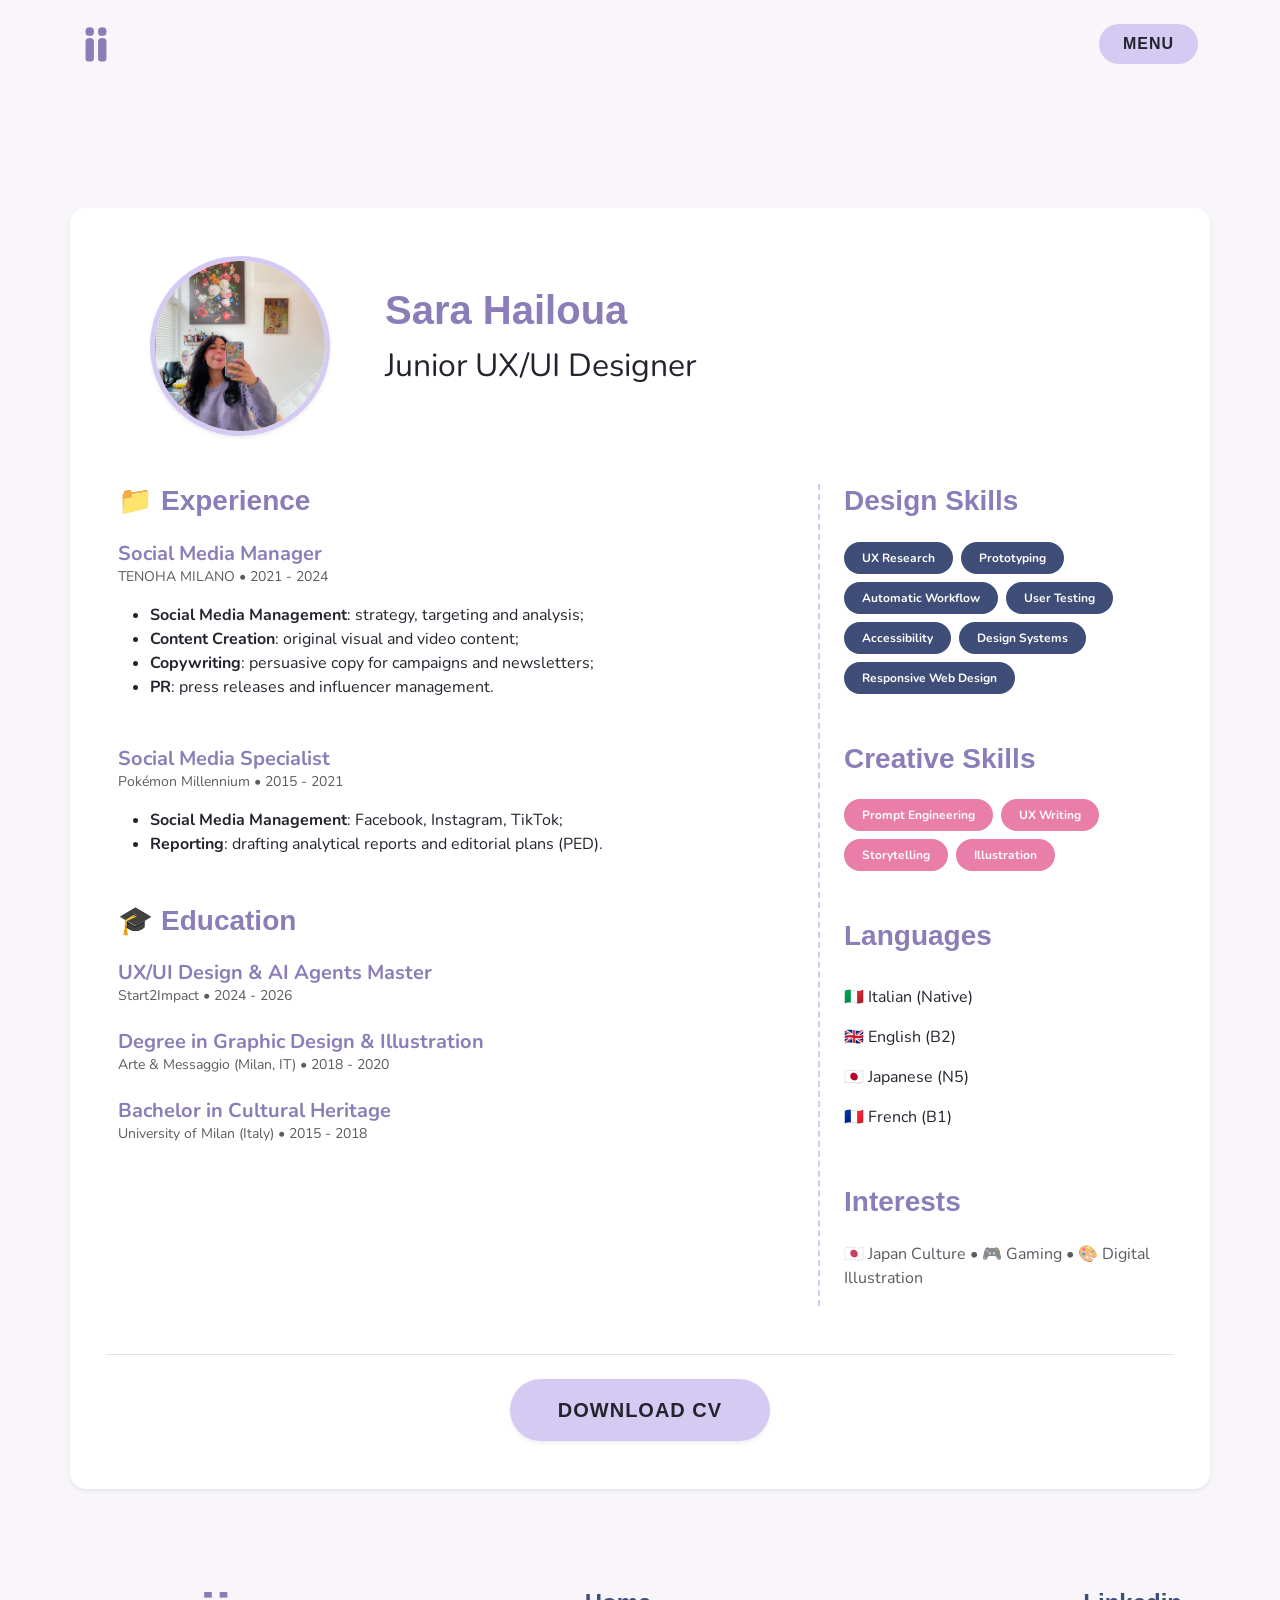
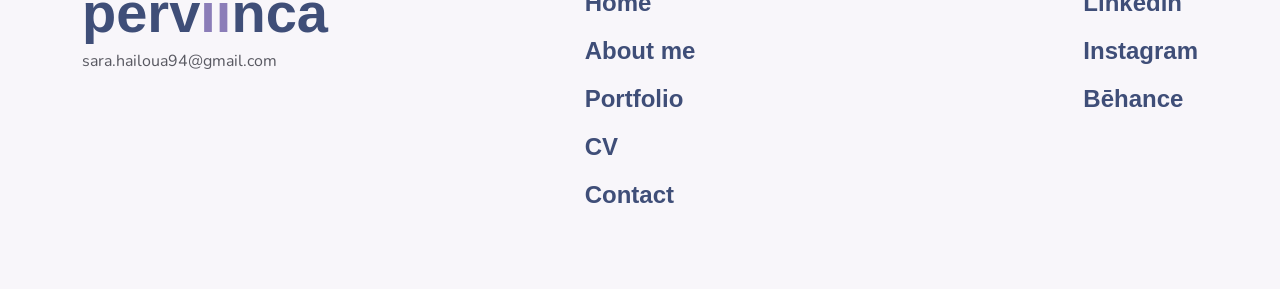
<file: cv.html>
<!doctype html>
<html lang="en">
	<head>
		<meta charset="UTF-8" />
		<meta name="viewport" content="width=device-width, initial-scale=1.0" />
		<title>Perviinca | CV</title>
		<meta property="og:title" content="UX / UI Designer portfolio" />
		<meta property="og:description" content="UX / UI Case Study e CV di Sara Hailoua " />
		<link rel="icon" href="./assets/favicon.ico" type="image/x-icon" />
		<link href="https://cdn.jsdelivr.net/npm/bootstrap@5.3.0/dist/css/bootstrap.min.css" rel="stylesheet" />
		<link href="https://cdn.jsdelivr.net/npm/bootstrap@5.3.0/dist/css/bootstrap.min.css" rel="stylesheet" />
		<link rel="preconnect" href="https://fonts.googleapis.com" />
		<link rel="preconnect" href="https://fonts.gstatic.com" crossorigin />
		<link
			href="https://fonts.googleapis.com/css2?family=Nunito:ital,wght@0,200..1000;1,200..1000&display=swap"
			rel="stylesheet"
		/>
		<link rel="stylesheet" href="./style/style.css" />
	</head>

	<body>
		<header>
			<nav class="navbar fixed-top custom-nav">
				<div class="container">
					<a class="navbar-brand" href="index.html">
						<img src="./assets/logo.svg" alt="Logo" height="60" />
					</a>
					<button class="btn-menu-custom" type="button" data-bs-toggle="offcanvas" data-bs-target="#offcanvasNavbar">
						MENU
					</button>

					<div class="offcanvas offcanvas-end" tabindex="-1" id="offcanvasNavbar">
						<div class="offcanvas-header">
							<button type="button" class="btn-close ms-auto" data-bs-dismiss="offcanvas"></button>
						</div>
						<div class="offcanvas-body">
							<ul class="navbar-nav pe-3">
								<li class="nav-item"><a class="nav-link" href="index.html">Home</a></li>
								<li class="nav-item"><a class="nav-link" href="about.html">About me</a></li>
								<li class="nav-item"><a class="nav-link" href="index.html#featured-projects">Portfolio</a></li>
								<li class="nav-item"><a class="nav-link" href="cv.html">CV</a></li>
								<li class="nav-item"><a class="nav-link" href="contact.html">Contact</a></li>
							</ul>
						</div>
					</div>
				</div>
			</nav>
		</header>

		<main class="cv-section py-5">
			<div class="container bg-white p-4 p-md-5 shadow-sm rounded-4">
				<div class="row align-items-center mb-5">
					<div class="col-md-3 text-center">
						<div class="profile-img-container">
							<img
								src="./assets/img-profile.JPG"
								alt="Sara Hailoua"
								class="rounded-circle img-fluid border border-5 border-pervinca shadow-sm profile-img-cv"
							/>
						</div>
					</div>
					<div class="col-md-9 text-center text-md-start mt-4 mt-md-0">
						<h1 class="hero-title text-violet">Sara Hailoua</h1>
						<p class="tagline-gaegu fs-2">Junior UX/UI Designer</p>
					</div>
				</div>

				<div class="row">
					<div class="col-lg-8 pe-lg-5">
						<h3 class="text-violet mb-4"><span class="me-2">📁</span>Experience</h3>

						<div class="experience-item mb-5">
							<h5 class="fw-bold m-0 text-violet">Social Media Manager</h5>
							<p class="text-muted small">TENOHA MILANO • 2021 - 2024</p>
							<ul class="font-nunito">
								<li><strong>Social Media Management</strong>: strategy, targeting and analysis;</li>
								<li><strong>Content Creation</strong>: original visual and video content;</li>
								<li><strong>Copywriting</strong>: persuasive copy for campaigns and newsletters;</li>
								<li><strong>PR</strong>: press releases and influencer management.</li>
							</ul>
						</div>

						<div class="experience-item mb-5">
							<h5 class="fw-bold m-0 text-violet">Social Media Specialist</h5>
							<p class="text-muted small">Pokémon Millennium • 2015 - 2021</p>
							<ul class="font-nunito">
								<li><strong>Social Media Management</strong>: Facebook, Instagram, TikTok;</li>
								<li><strong>Reporting</strong>: drafting analytical reports and editorial plans (PED).</li>
							</ul>
						</div>

						<h3 class="text-violet mb-4"><span class="me-2">🎓</span>Education</h3>
						<div class="experience-item mb-4">
							<h5 class="fw-bold m-0 text-violet">UX/UI Design & AI Agents Master</h5>
							<p class="text-muted small">Start2Impact • 2024 - 2026</p>
						</div>

						<div class="experience-item mb-4">
							<h5 class="fw-bold m-0 text-violet">Degree in Graphic Design & Illustration</h5>
							<p class="text-muted small">Arte & Messaggio (Milan, IT) • 2018 - 2020</p>
						</div>

						<div class="experience-item mb-4">
							<h5 class="fw-bold m-0 text-violet">Bachelor in Cultural Heritage</h5>
							<p class="text-muted small">University of Milan (Italy) • 2015 - 2018</p>
						</div>
					</div>

					<div class="col-lg-4 border-start-custom ps-lg-4 mt-5 mt-lg-0">
						<h3 class="text-violet mb-4">Design Skills</h3>
						<div class="d-flex flex-wrap gap-2 mb-5">
							<span class="badge badge-skill">UX Research</span>
							<span class="badge badge-skill">Prototyping</span>
							<span class="badge badge-skill">Automatic Workflow</span>
							<span class="badge badge-skill">User Testing</span>
							<span class="badge badge-skill">Accessibility</span>
							<span class="badge badge-skill">Design Systems</span>
							<span class="badge badge-skill">Responsive Web Design</span>
							<span class="badge badge-design">AI-Driven UX</span>
						</div>

						<h3 class="text-violet mb-4">Creative Skills</h3>
						<div class="d-flex flex-wrap gap-2 mb-5">
							<span class="badge badge-creative-skill">Prompt Engineering</span>
							<span class="badge badge-creative-skill">UX Writing</span>
							<span class="badge badge-creative-skill">Storytelling</span>
							<span class="badge badge-creative-skill">Illustration</span>
						</div>

						<h3 class="text-violet mb-4">Languages</h3>
						<ul class="list-unstyled font-nunito mb-5">
							<li class="lang-item">🇮🇹 Italian (Native)</li>
							<li class="lang-item">🇬🇧 English (B2)</li>
							<li class="lang-item">🇯🇵 Japanese (N5)</li>
							<li class="lang-item">🇫🇷 French (B1)</li>
						</ul>

						<h3 class="text-violet mb-4">Interests</h3>
						<div class="font-nunito opacity-75">
							<p>🇯🇵 Japan Culture • 🎮 Gaming • 🎨 Digital Illustration</p>
						</div>
					</div>
				</div>

				<div class="row mt-5">
					<div class="col-12 text-center pt-4 border-top">
						<a
							href="https://drive.google.com/file/d/1TGLaxjpghgvLnrejSEIe872rIflp9JBY/view?usp=sharing"
							target="_blank"
							class="btn btn-menu-custom px-5 py-3 fs-5 shadow-sm"
						>
							Download CV
						</a>
					</div>
				</div>
			</div>
		</main>

		<footer class="footer-bg py-5">
			<div class="container">
				<div class="row g-4 align-items-start">
					<div class="col-md-4">
						<h2 class="hero-title m-0" style="font-size: 3.5rem; line-height: 1">
							perv<span class="text-violet">ii</span>nca
						</h2>
						<p class="font-nunito text-navy opacity-75 mt-2">sara.hailoua94@gmail.com</p>
					</div>

					<div class="col-md-4 d-flex justify-content-md-center">
						<ul class="list-unstyled footer-links">
							<li><a href="index.html">Home</a></li>
							<li><a href="about.html">About me</a></li>
							<li class="nav-item"><a class="nav-link" href="index.html#featured-projects">Portfolio</a></li>
							<li><a href="cv.html">CV</a></li>
							<li><a href="contact.html">Contact</a></li>
						</ul>
					</div>

					<div class="col-md-4 d-flex justify-content-md-end">
						<ul class="list-unstyled footer-links">
							<li><a href="https://www.linkedin.com/in/sara-hailoua/" target="_blank">Linkedin</a></li>
							<li><a href="https://www.instagram.com/perviinca/" target="_blank">Instagram</a></li>
							<li><a href="https://www.behance.net/sarahailoua" target="_blank">Bēhance</a></li>
						</ul>
					</div>
				</div>
			</div>
		</footer>

		<script src="https://cdn.jsdelivr.net/npm/bootstrap@5.3.0/dist/js/bootstrap.bundle.min.js"></script>
	</body>
</html>
</file>
<file: style/style.css>
:root {
  --violet: #8b7db8;
  --navy: #3f4e78;
  --ink: #23242e;
  --rose: #e97fa8;
  --sky: #a8c5e8;
  --off-white: #f8f6fa;
  --butter: #ffd49d;
  --lilac-tint: #c8b8e8;
  --pervinca-light: #d4caf2;
  --radius-pill: 9999px;
  --radius-card: 20px;
  --base-space: 8px;
  --space-2: calc(var(--base-space) * 2);
  --space-3: calc(var(--base-space) * 3);
}

body {
  background-color: var(--off-white);
  color: var(--ink);
  font-family: "Nunito", sans-serif;
  padding-top: 88px;
}

h1,
h2,
h3 {
  font-family: "Fredoka", sans-serif;
  font-weight: 700;
}

.caption-kawaii {
  font-family: "Gaegu", cursive !important;
  color: var(--navy);
}

.text-violet {
  color: var(--violet) !important;
}

.text-butter {
  color: var(--butter) !important;
}

.font-fredoka {
  font-family: "Fredoka", sans-serif !important;
}

.font-nunito {
  font-family: "Nunito", sans-serif !important;
}

.bg-off-white {
  background-color: var(--off-white) !important;
}

.bg-rose {
  background-color: var(--rose) !important;
}

.bg-sky {
  background-color: var(--sky) !important;
}

.bg-pervinca-light {
  background-color: var(--pervinca-light) !important;
}

.bg-ink {
  background-color: var(--ink) !important;
}

.custom-nav {
  height: 88px;
  background-color: var(--off-white) !important;
  border: none;
}
.custom-nav .nav-link {
  font-family: "Nunito", sans-serif;
  font-weight: 700;
  color: var(--navy) !important;
  transition: color 0.3s ease;
}
.custom-nav .nav-link:hover {
  color: var(--violet) !important;
}

.btn-menu-custom {
  background-color: var(--pervinca-light);
  color: var(--ink);
  border: none;
  padding: 8px 24px;
  border-radius: var(--radius-pill);
  font-family: "Fredoka", sans-serif;
  font-weight: 600;
  text-transform: uppercase;
  letter-spacing: 1px;
  transition: all 0.3s ease;
}
.btn-menu-custom:hover {
  transform: scale(1.05);
  background-color: var(--navy);
  color: var(--off-white);
}

.offcanvas {
  background-color: var(--violet) !important;
  border-radius: 30px;
  width: 350px !important;
  padding: 20px;
  margin: 20px;
  height: calc(100% - 40px);
  border: none !important;
}
.offcanvas .offcanvas-header .btn-close {
  filter: invert(1) grayscale(100%) brightness(200%);
  opacity: 0.8;
  transition: opacity 0.3s ease;
}
.offcanvas .offcanvas-header .btn-close:hover {
  opacity: 1;
}
.offcanvas .offcanvas-header .btn-close:focus {
  box-shadow: none;
}
.offcanvas .nav-link {
  font-family: "Fredoka", sans-serif;
  font-size: 2.5rem;
  font-weight: 700;
  color: white !important;
  padding: 20px 0;
  transition: all 0.3s ease;
}
.offcanvas .nav-link:hover {
  transform: translateX(10px);
  color: var(--off-white) !important;
}
.offcanvas .nav-item {
  border-bottom: 2px solid rgba(255, 255, 255, 0.5);
}
.offcanvas .nav-item:last-child {
  border-bottom: none;
}

.btn-pill-custom {
  border-radius: var(--radius-pill);
  border: none;
  background-color: var(--off-white) !important;
  color: var(--ink) !important;
  padding: 8px 24px;
  font-weight: 700;
  transition: all 0.3s ease;
}
.btn-pill-custom:hover {
  background-color: var(--navy) !important;
  color: var(--off-white) !important;
  transform: translateY(-2px);
}

.btn-check:checked + .btn-pill-custom {
  background-color: var(--navy) !important;
  color: white !important;
}

.btn-submit {
  background-color: var(--ink);
  color: white;
  border: none;
  padding: 16px;
  border-radius: 12px;
  width: 100%;
  font-weight: 700;
  text-transform: uppercase;
  letter-spacing: 1px;
  margin-top: 20px;
  transition: opacity 0.2s;
}
.btn-submit:hover {
  opacity: 0.9;
}

.btn-navy-pill {
  background-color: var(--navy) !important;
  color: var(--off-white) !important;
  border-radius: var(--radius-pill) !important;
  padding: 12px 30px;
  font-family: "Nunito", sans-serif;
  font-weight: 400;
  transition: all 0.2s ease;
  display: inline-block;
  text-decoration: none;
}
.btn-navy-pill:hover {
  background-color: var(--violet) !important;
  transform: scale(1.05);
}

.tag-pill {
  padding: 6px 16px;
  border-radius: var(--radius-pill);
  border: 1px solid var(--navy);
  font-family: "Fredoka", sans-serif;
  font-size: 0.75rem;
  font-weight: 600;
  text-transform: uppercase;
}

.dot {
  width: 25px;
  height: 25px;
  border-radius: 50%;
  display: inline-block;
}

.bg-sky,
.tag-sky {
  background-color: var(--sky);
}

.bg-rose,
.tag-rose {
  background-color: var(--rose);
}

.bg-butter,
.tag-butter {
  background-color: var(--butter);
}

.tag-white {
  background-color: #ffffff;
}

.divider-container,
.divider-container-flipped {
  width: 100%;
  height: 144px;
  -webkit-mask-image: url(../assets/divider-full.svg);
  mask-image: url(../assets/divider-full.svg);
  -webkit-mask-repeat: repeat-x;
  mask-repeat: repeat-x;
  -webkit-mask-size: contain;
  mask-size: contain;
  position: relative;
  z-index: 10;
}
@media (max-width: 768px) {
  .divider-container,
  .divider-container-flipped {
    height: 114px;
  }
}

.divider-container {
  margin-top: -72px;
  margin-bottom: -72px;
}

.divider-container-flipped {
  transform: rotate(180deg);
  margin-top: -1px;
  margin-bottom: -72px;
}

.divider-ink img {
  filter: brightness(0.15);
}

.badge-skill,
.badge-creative-skill {
  color: white !important;
  border-radius: var(--radius-pill);
  padding: 10px 18px;
  font-family: "Nunito", sans-serif;
  font-weight: 700;
  transition: all 0.3s ease;
  cursor: default;
}
.badge-skill:hover,
.badge-creative-skill:hover {
  transform: scale(1.1) rotate(3deg);
  background-color: var(--violet) !important;
}

.badge-skill {
  background-color: var(--navy) !important;
}

.badge-creative-skill {
  background-color: var(--rose) !important;
}

.project-card {
  background-color: var(--off-white);
  border: 1px solid var(--navy);
  border-radius: 30px;
  padding: 30px;
  height: 100%;
  transition: transform 0.3s ease;
}
.project-card:hover {
  transform: translateY(-10px);
}
.project-card .project-img-container img {
  width: 100%;
  border: 1px solid rgba(63, 78, 120, 0.1);
}

.cta-box {
  background-color: var(--off-white);
  border: 2px solid var(--navy);
  border-radius: 20px;
  padding: 40px 60px;
  margin-top: 80px;
}
.cta-box h2 {
  font-family: "Fredoka", sans-serif;
  font-weight: 700;
  color: var(--navy);
  line-height: 1.2;
}

.cta-contact-box {
  background-color: var(--sky);
  border-radius: 40px;
  padding: 110px 40px;
  transition: transform 0.3s ease;
}
.cta-contact-box h2 {
  font-family: "Fredoka", sans-serif;
  color: var(--navy) !important;
  margin: 0;
  transition: transform 0.3s ease;
}
.cta-contact-box:hover h2 {
  transform: scale(1.08);
}
@media (max-width: 768px) {
  .cta-contact-box {
    padding: 60px 20px;
  }
  .cta-contact-box h2 {
    font-size: 1.8rem;
  }
}

.custom-accordion .accordion-item {
  border: 2px solid var(--ink) !important;
  border-radius: 20px !important;
  overflow: hidden;
  margin-bottom: 24px;
}
.custom-accordion .accordion-button:focus {
  box-shadow: none;
}
.custom-accordion .accordion-button:not(.collapsed) {
  color: var(--ink);
  background-color: transparent;
}
.custom-accordion .accordion-button:not(.collapsed)::after {
  transform: rotate(45deg);
}
.custom-accordion .accordion-button::after {
  background-image: none !important;
  content: "+";
  font-family: "Fredoka", sans-serif;
  font-size: 2.5rem;
  font-weight: 400;
  color: var(--ink);
  transition: transform 0.3s ease;
  display: flex;
  align-items: center;
  justify-content: center;
}
.custom-accordion .accordion-content-text {
  text-align: left;
}

.tool-card {
  width: 80px;
  height: 80px;
  background-color: white;
  border: 1px solid rgba(63, 78, 120, 0.1);
  border-radius: 20px;
  display: flex;
  align-items: center;
  justify-content: center;
  padding: 15px;
  transition: transform 0.3s ease;
  box-shadow: 0 4px 15px rgba(0, 0, 0, 0.05);
}
.tool-card:hover {
  transform: translateY(-5px);
}
.tool-card img {
  max-width: 100%;
  max-height: 100%;
  -o-object-fit: contain;
     object-fit: contain;
}

.footer-bg {
  background-color: var(--off-white);
  padding-top: 60px;
  padding-bottom: 60px;
}

.hero-title {
  color: var(--navy);
}
.hero-title .text-violet {
  color: var(--violet) !important;
}

p.font-nunito {
  color: var(--ink);
  opacity: 0.8;
}

.footer-links {
  list-style: none;
  padding: 0;
}
.footer-links li {
  margin-bottom: 12px;
}
.footer-links a {
  font-family: "Fredoka", sans-serif;
  font-size: 1.5rem;
  font-weight: 700;
  color: var(--navy);
  text-decoration: none;
}
.footer-links a:hover {
  color: var(--violet);
}

#hero {
  min-height: 80vh;
  background-image: url(../assets/pattern.svg);
  background-repeat: repeat;
  background-size: 1200px;
  background-color: var(--off-white);
  display: flex;
  align-items: center;
  justify-content: center;
}
#hero .hero-title {
  font-family: "Fredoka", sans-serif !important;
  font-weight: 700;
  font-size: clamp(5rem, 15vw, 12rem);
  color: var(--navy);
  line-height: 0.9;
  letter-spacing: -2px;
}
@media (max-width: 768px) {
  #hero .hero-title {
    font-size: 4.5rem !important;
    margin-top: 20px;
  }
}
#hero .tagline-gaegu {
  font-family: "Gaegu", cursive !important;
  font-size: 3rem;
  font-weight: 700;
  color: var(--navy);
}
@media (max-width: 768px) {
  #hero .tagline-gaegu {
    font-size: 1.4rem !important;
    gap: 1px;
  }
}
@media (max-width: 768px) {
  #hero .dot {
    width: 12px;
    height: 12px;
  }
}

#values {
  background-color: var(--pervinca-light);
  padding-top: 80px;
  padding-bottom: 80px;
}
#values h3 {
  font-size: 2rem;
  color: var(--navy);
  line-height: 1.1;
}
#values p {
  font-size: 1.2rem;
  max-width: 320px;
  margin: 0 auto;
  color: var(--ink);
}
#values .value-illustration {
  max-height: 250px;
  width: auto;
  margin-bottom: 2rem;
  transition: transform 0.3s ease;
}

@media (max-width: 768px) {
  .cta-box {
    padding: 30px;
    text-align: center;
    justify-content: center !important;
  }
}

#services {
  background-color: var(--ink);
  padding-top: 144px;
  padding-bottom: 144px;
}
#services h2.display-3 {
  font-family: "Fredoka", sans-serif !important;
  font-weight: 700;
  font-size: clamp(5rem, 10vw, 10rem) !important;
  color: var(--butter) !important;
  line-height: 1.1;
  margin-bottom: 2rem;
}

#featured-projects .hero-title-projects {
  font-family: "Fredoka", sans-serif !important;
  font-weight: 700;
  font-size: clamp(5rem, 12vw, 10rem) !important;
  color: var(--ink);
  line-height: 0.9;
  letter-spacing: -2px;
}

.hero-title-about {
  font-family: "Fredoka", sans-serif !important;
  font-weight: 700;
  font-size: clamp(4rem, 12vw, 10rem);
  color: var(--navy);
  line-height: 0.9;
  margin-bottom: 96px;
}

.about-text {
  font-family: "Nunito", sans-serif !important;
  font-size: 2rem;
  color: var(--ink);
  line-height: 1.5;
  text-align: center;
}
.about-text .fw-bold {
  font-weight: 800 !important;
}
.about-text .text-violet {
  color: var(--violet) !important;
}

#about-details h2 {
  font-size: 2.2rem;
  line-height: 1.2;
}
#about-details p {
  font-size: 1.2rem;
  line-height: 1.6;
  color: var(--ink);
}
@media (max-width: 768px) {
  #about-details {
    text-align: center;
  }
}

.photo-circle {
  width: 300px;
  height: 300px;
  border-radius: 50%;
  overflow: hidden;
  border: 2px solid var(--violet);
}
.photo-circle img {
  width: 100%;
  height: 100%;
  -o-object-fit: cover;
     object-fit: cover;
}
@media (max-width: 768px) {
  .photo-circle {
    width: 200px;
    height: 200px;
    margin-top: 10px;
    margin-bottom: 44px;
  }
}

#skills h2 {
  font-size: clamp(4rem, 8vw, 7rem);
  margin-top: -10px;
}
#skills h3 {
  font-family: "Fredoka", sans-serif;
  font-size: 1.5rem;
}
#skills p {
  font-family: "Nunito", sans-serif;
  font-size: 1.1rem;
  line-height: 1.5;
  color: var(--ink);
}

#tools h2 {
  line-height: 1;
}
#tools .tool-slider {
  width: 100%;
  overflow: hidden;
  padding: 40px 0;
  position: relative;
}
#tools .tool-slider .tool-track {
  display: flex;
  gap: 40px;
  width: -moz-max-content;
  width: max-content;
  animation: scroll-loop 30s linear infinite;
}
#tools .tool-slider .tool-track:hover {
  animation-play-state: paused;
}

@keyframes scroll-loop {
  0% {
    transform: translateX(0);
  }
  100% {
    transform: translateX(-50%);
  }
}
.cv-section {
  background-color: var(--off-white);
  padding-top: 120px !important;
}
.cv-section .profile-img-container {
  display: flex;
  justify-content: center;
  align-items: center;
}
.cv-section .profile-img-container .profile-img-cv {
  width: 180px;
  height: 180px;
  -o-object-fit: cover;
     object-fit: cover;
  -o-object-position: center;
     object-position: center;
  border-radius: 50%;
}
.cv-section .lang-item {
  padding: 8px 0;
  transition: all 0.3s ease;
}
.cv-section .lang-item:hover {
  transform: translateX(10px);
  color: var(--violet);
  font-weight: 700;
}
.cv-section .border-pervinca {
  border-color: var(--pervinca-light) !important;
}
@media (min-width: 992px) {
  .cv-section .border-start-custom {
    border-left: 2px dashed var(--pervinca-light);
  }
}

.contact-section {
  background-color: var(--pervinca-light);
  min-height: 100vh;
  display: flex;
  align-items: center;
  padding: 60px 0;
}
.contact-section .contact-title {
  font-family: "Fredoka", sans-serif;
  font-weight: 600;
  color: var(--ink);
  font-size: clamp(2rem, 5vw, 3rem);
  line-height: 1.2;
}
.contact-section .contact-cat {
  max-width: 350px;
  width: 80%;
  height: auto;
}
.contact-section .contact-form {
  font-family: "Nunito", sans-serif;
}
.contact-section .contact-form .form-label {
  font-weight: 700;
  color: var(--ink);
  margin-top: 10px;
  display: block;
  margin-bottom: 0;
}
.contact-section .contact-form .custom-input {
  width: 100%;
  background: transparent !important;
  border: none;
  border-bottom: 2px solid rgba(255, 255, 255, 0.6);
  padding: 10px 0;
  color: var(--ink);
  outline: none;
  transition: all 0.3s ease;
  border-radius: 0;
}
.contact-section .contact-form .custom-input:focus {
  border-bottom-color: var(--ink);
  box-shadow: none;
}
.contact-section .contact-form textarea.custom-input {
  min-height: 40px;
  resize: none;
}/*# sourceMappingURL=style.css.map */
</file>
